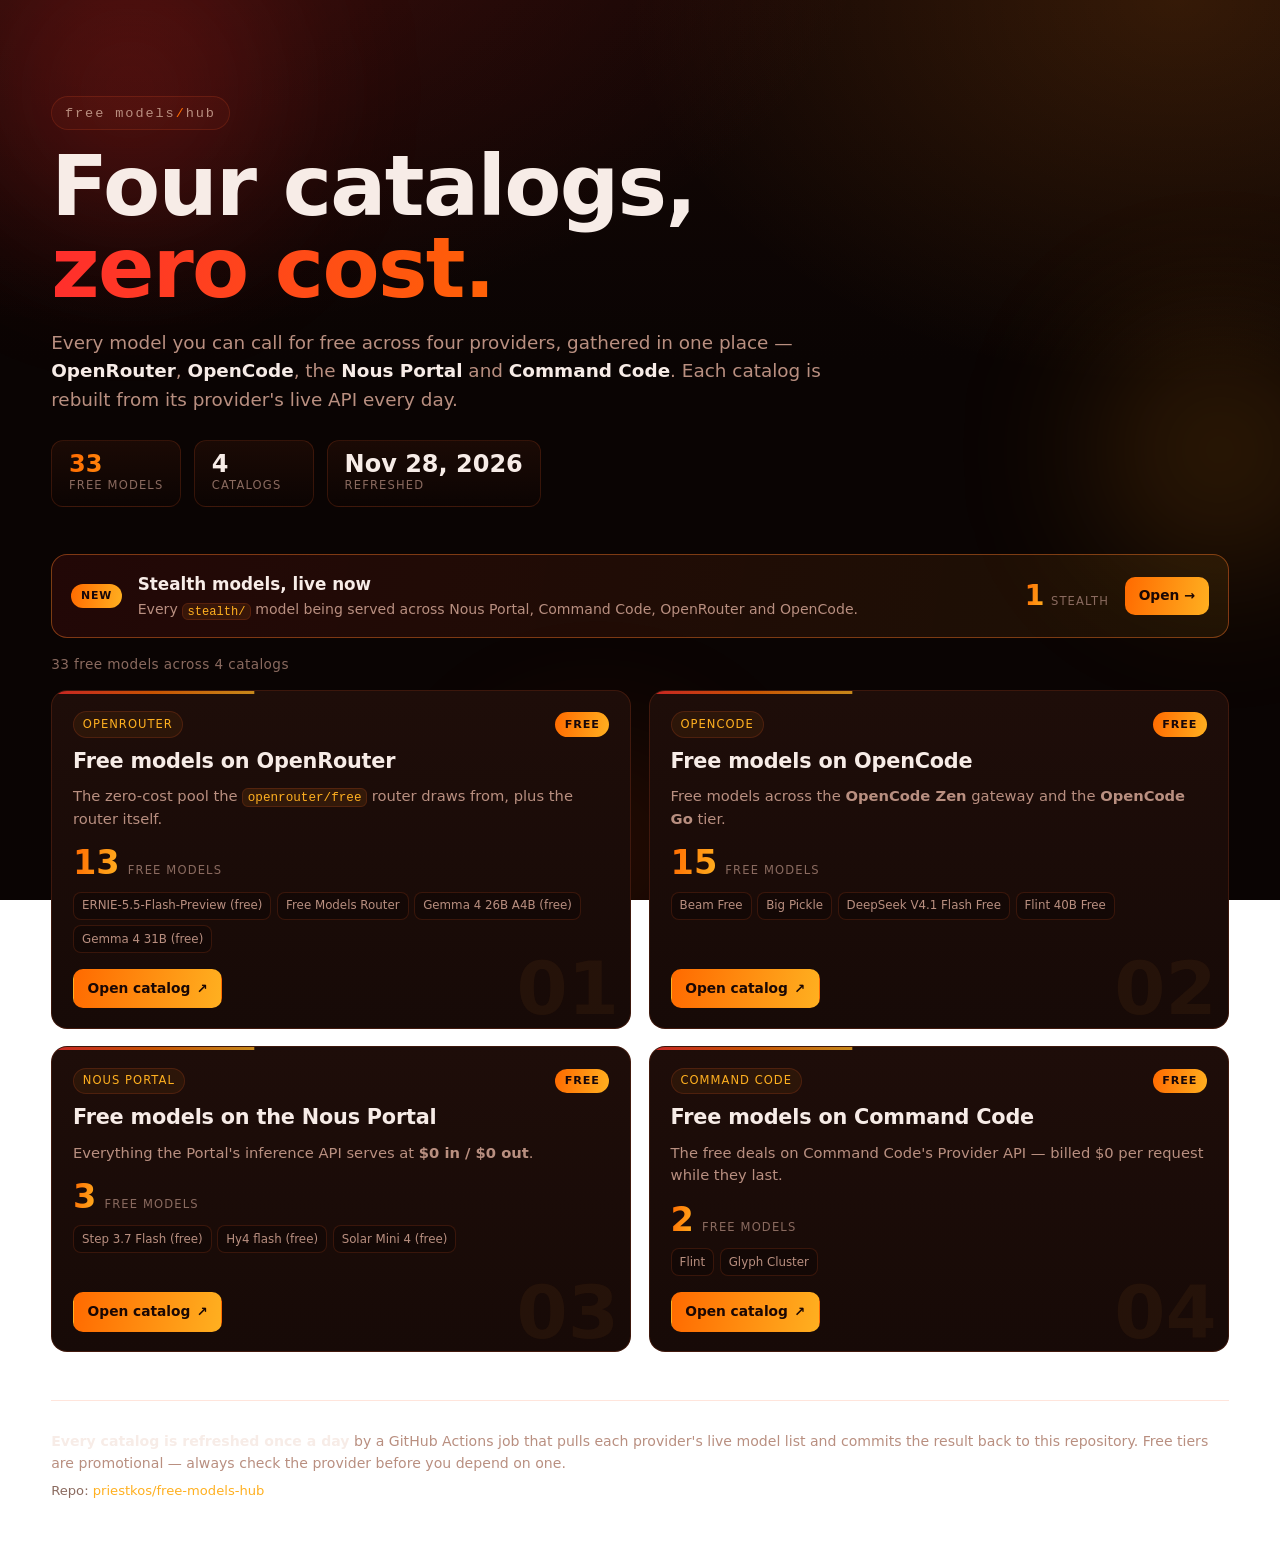
<file: index.html>
<!doctype html>
<html lang="en">
<head>
<meta charset="utf-8" />
<meta name="viewport" content="width=device-width, initial-scale=1" />
<title>Free Models Hub — four catalogs, zero cost</title>
<meta name="description" content="One hub for four free-model catalogs: OpenRouter, OpenCode, Nous Portal and Command Code. Every model priced $0, refreshed daily." />
<link rel="icon" href="data:image/svg+xml,%3Csvg xmlns='http://www.w3.org/2000/svg' viewBox='0 0 32 32'%3E%3Cdefs%3E%3ClinearGradient id='g' x1='0' y1='0' x2='1' y2='1'%3E%3Cstop offset='0' stop-color='%23ff2d2d'/%3E%3Cstop offset='1' stop-color='%23ffb020'/%3E%3C/linearGradient%3E%3C/defs%3E%3Ccircle cx='16' cy='16' r='13' fill='url(%23g)'/%3E%3C/svg%3E" />
<link rel="stylesheet" href="assets/hub.css" />
</head>
<body>
<div class="orbs" aria-hidden="true"><span></span><span></span><span></span></div>

<header class="hero">
  <div class="wrap">
    <p class="eyebrow">free models<span>/</span>hub</p>
    <h1 class="title">Four catalogs,<br /><span class="grad">zero cost.</span></h1>
    <p class="lede">
      Every model you can call for free across four providers, gathered in one place —
      <strong>OpenRouter</strong>, <strong>OpenCode</strong>, the <strong>Nous Portal</strong> and
      <strong>Command Code</strong>. Each catalog is rebuilt from its provider's live API every day.
    </p>
    <div class="stats" id="stats" aria-live="polite">
      <div class="stat"><b class="ember" data-total>–</b><span>free models</span></div>
      <div class="stat"><b>4</b><span>catalogs</span></div>
      <div class="stat"><b data-updated>–</b><span>refreshed</span></div>
    </div>
  </div>
</header>

<main class="wrap">
  <a class="feature" href="stealth/" aria-label="Stealth models being served across four providers">
    <span class="feature__tag">new</span>
    <span class="feature__text">
      <strong>Stealth models, live now</strong>
      <span class="feature__sub">Every <code>stealth/</code> model being served across Nous Portal, Command Code, OpenRouter and OpenCode.</span>
    </span>
    <span class="feature__count"><b data-stealth-count>–</b> <span>stealth</span></span>
    <span class="feature__go">Open <span class="arw">→</span></span>
  </a>

  <div class="resultbar"><span id="count">Loading live counts…</span></div>

  <section class="hub" id="hub">
    <article class="card site-card" data-site="openrouter">
      <div class="card__top">
        <span class="provider">OpenRouter</span>
        <span class="free">free</span>
      </div>
      <div class="num">01</div>
      <h2>Free models on OpenRouter</h2>
      <p class="desc">The zero-cost pool the <code>openrouter/free</code> router draws from, plus the router itself.</p>
      <div class="hub-count"><b data-count>–</b><span>free models</span></div>
      <div class="meta" data-preview></div>
      <div class="card__actions">
        <a href="openrouter/">Open catalog <span class="arw">↗</span></a>
      </div>
    </article>

    <article class="card site-card" data-site="opencode">
      <div class="card__top">
        <span class="provider">OpenCode</span>
        <span class="free">free</span>
      </div>
      <div class="num">02</div>
      <h2>Free models on OpenCode</h2>
      <p class="desc">Free models across the <strong>OpenCode Zen</strong> gateway and the <strong>OpenCode Go</strong> tier.</p>
      <div class="hub-count"><b data-count>–</b><span>free models</span></div>
      <div class="meta" data-preview></div>
      <div class="card__actions">
        <a href="opencode/">Open catalog <span class="arw">↗</span></a>
      </div>
    </article>

    <article class="card site-card" data-site="nous-portal">
      <div class="card__top">
        <span class="provider">Nous Portal</span>
        <span class="free">free</span>
      </div>
      <div class="num">03</div>
      <h2>Free models on the Nous Portal</h2>
      <p class="desc">Everything the Portal's inference API serves at <strong>$0 in / $0 out</strong>.</p>
      <div class="hub-count"><b data-count>–</b><span>free models</span></div>
      <div class="meta" data-preview></div>
      <div class="card__actions">
        <a href="nous-portal/">Open catalog <span class="arw">↗</span></a>
      </div>
    </article>

    <article class="card site-card" data-site="commandcode">
      <div class="card__top">
        <span class="provider">Command Code</span>
        <span class="free">free</span>
      </div>
      <div class="num">04</div>
      <h2>Free models on Command Code</h2>
      <p class="desc">The free deals on Command Code's Provider API — billed $0 per request while they last.</p>
      <div class="hub-count"><b data-count>–</b><span>free models</span></div>
      <div class="meta" data-preview></div>
      <div class="card__actions">
        <a href="commandcode/">Open catalog <span class="arw">↗</span></a>
      </div>
    </article>
  </section>

  <footer class="foot">
    <p>
      <strong>Every catalog is refreshed once a day</strong> by a GitHub Actions job that pulls each
      provider's live model list and commits the result back to this repository. Free tiers are
      promotional — always check the provider before you depend on one.
    </p>
    <p class="muted">
      Repo: <a href="https://github.com/priestkos/free-models-hub" target="_blank" rel="noopener">priestkos/free-models-hub</a>
     
    </p>
  </footer>
</main>

<script src="assets/hub.js"></script>
</body>
</html>
</file>
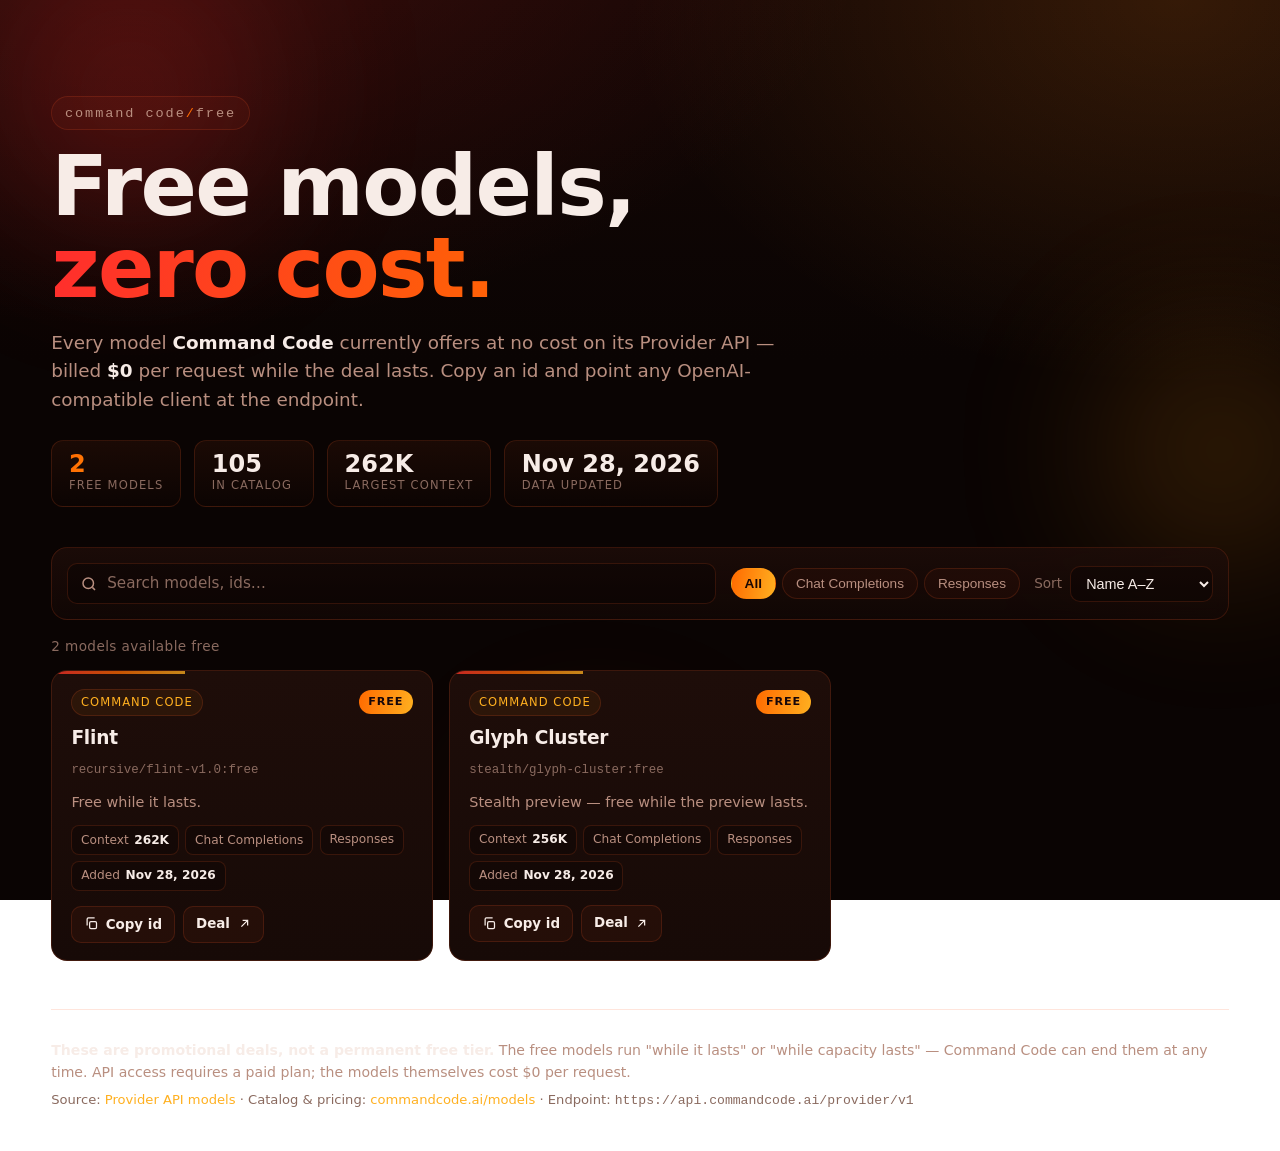
<file: commandcode/index.html>
<!doctype html>
<html lang="en">
<head>
<meta charset="utf-8" />
<meta name="viewport" content="width=device-width, initial-scale=1" />
<title>Free Command Code Models</title>
<meta name="description" content="Every model Command Code offers for free on its Provider API — zero-cost models you can call from any OpenAI-compatible client." />
<link rel="icon" href="data:image/svg+xml,%3Csvg xmlns='http://www.w3.org/2000/svg' viewBox='0 0 32 32'%3E%3Cdefs%3E%3ClinearGradient id='g' x1='0' y1='0' x2='1' y2='1'%3E%3Cstop offset='0' stop-color='%23ff2d2d'/%3E%3Cstop offset='1' stop-color='%23ffb020'/%3E%3C/linearGradient%3E%3C/defs%3E%3Ccircle cx='16' cy='16' r='13' fill='url(%23g)'/%3E%3C/svg%3E" />
<link rel="stylesheet" href="assets/styles.css" />
</head>
<body>
<div class="orbs" aria-hidden="true"><span></span><span></span><span></span></div>

<header class="hero">
  <div class="wrap">
    <p class="eyebrow">command code<span>/</span>free</p>
    <h1 class="title">Free models,<br /><span class="grad">zero cost.</span></h1>
    <p class="lede">
      Every model <strong>Command Code</strong> currently offers at no cost on its Provider API —
      billed <strong>$0</strong> per request while the deal lasts. Copy an id and point any
      OpenAI-compatible client at the endpoint.
    </p>
    <div class="stats" id="stats" aria-live="polite"></div>
  </div>
</header>

<main class="wrap">
  <section class="controls">
    <div class="search">
      <svg viewBox="0 0 24 24" aria-hidden="true"><circle cx="11" cy="11" r="7"/><path d="M20 20l-3.5-3.5"/></svg>
      <input id="q" type="search" placeholder="Search models, ids…" autocomplete="off" aria-label="Search models" />
    </div>
    <div class="chips" id="chips" role="group" aria-label="Filter by endpoint"></div>
    <div class="sort">
      <label for="sort">Sort</label>
      <select id="sort">
        <option value="name">Name A–Z</option>
        <option value="context">Largest context</option>
        <option value="newest">Newest</option>
      </select>
    </div>
  </section>

  <div class="resultbar"><span id="count"></span></div>
  <section id="grid" class="grid" aria-live="polite"></section>
  <p id="empty" class="empty" hidden>No models match your filters.</p>

  <footer class="foot">
    <p>
      <strong>These are promotional deals, not a permanent free tier.</strong> The free models run
      "while it lasts" or "while capacity lasts" — Command Code can end them at any time. API access
      requires a paid plan; the models themselves cost $0 per request.
    </p>
    <p class="muted">
      Source: <a href="https://api.commandcode.ai/provider/v1/models" target="_blank" rel="noopener">Provider API models</a> ·
      Catalog &amp; pricing: <a href="https://commandcode.ai/models" target="_blank" rel="noopener">commandcode.ai/models</a> ·
      Endpoint: <code>https://api.commandcode.ai/provider/v1</code>
    </p>
  </footer>
</main>

<script src="assets/app.js"></script>
</body>
</html>
</file>
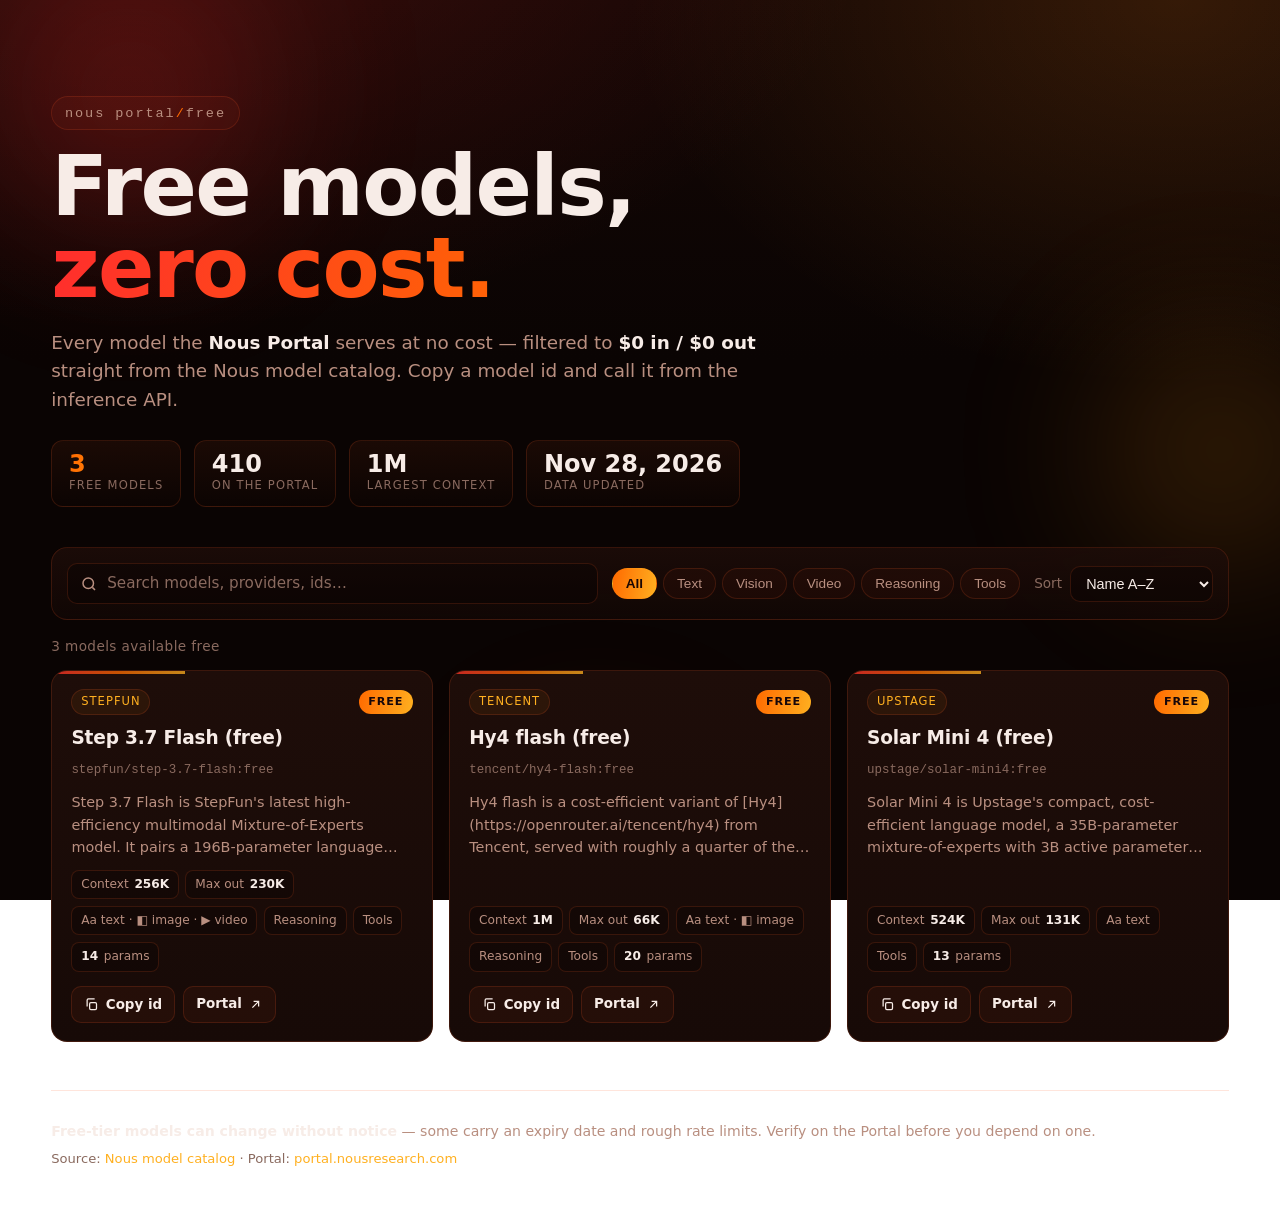
<file: nous-portal/index.html>
<!doctype html>
<html lang="en">
<head>
<meta charset="utf-8" />
<meta name="viewport" content="width=device-width, initial-scale=1" />
<title>Free Nous Portal Models</title>
<meta name="description" content="Every model you can call for free through the Nous Portal — the zero-cost models served by the Nous inference API." />
<link rel="icon" href="data:image/svg+xml,%3Csvg xmlns='http://www.w3.org/2000/svg' viewBox='0 0 32 32'%3E%3Cdefs%3E%3ClinearGradient id='g' x1='0' y1='0' x2='1' y2='1'%3E%3Cstop offset='0' stop-color='%23ff2d2d'/%3E%3Cstop offset='1' stop-color='%23ffb020'/%3E%3C/linearGradient%3E%3C/defs%3E%3Ccircle cx='16' cy='16' r='13' fill='url(%23g)'/%3E%3C/svg%3E" />
<link rel="stylesheet" href="assets/styles.css" />
</head>
<body>
<div class="orbs" aria-hidden="true"><span></span><span></span><span></span></div>

<header class="hero">
  <div class="wrap">
    <p class="eyebrow">nous portal<span>/</span>free</p>
    <h1 class="title">Free models,<br /><span class="grad">zero cost.</span></h1>
    <p class="lede">
      Every model the <strong>Nous Portal</strong> serves at no cost — filtered to
      <strong>$0 in / $0 out</strong> straight from the Nous model catalog. Copy a model id and
      call it from the inference API.
    </p>
    <div class="stats" id="stats" aria-live="polite"></div>
  </div>
</header>

<main class="wrap">
  <section class="controls">
    <div class="search">
      <svg viewBox="0 0 24 24" aria-hidden="true"><circle cx="11" cy="11" r="7"/><path d="M20 20l-3.5-3.5"/></svg>
      <input id="q" type="search" placeholder="Search models, providers, ids…" autocomplete="off" aria-label="Search models" />
    </div>
    <div class="chips" id="chips" role="group" aria-label="Filter by capability"></div>
    <div class="sort">
      <label for="sort">Sort</label>
      <select id="sort">
        <option value="name">Name A–Z</option>
        <option value="context">Largest context</option>
        <option value="newest">Newest</option>
      </select>
    </div>
  </section>

  <div class="resultbar"><span id="count"></span></div>
  <section id="grid" class="grid" aria-live="polite"></section>
  <p id="empty" class="empty" hidden>No models match your filters.</p>

  <footer class="foot">
    <p>
      <strong>Free-tier models can change without notice</strong> — some carry an expiry date and
      rough rate limits. Verify on the Portal before you depend on one.
    </p>
    <p class="muted">
      Source: <a href="https://inference-api.nousresearch.com/v1/models" target="_blank" rel="noopener">Nous model catalog</a> ·
      Portal: <a href="https://portal.nousresearch.com" target="_blank" rel="noopener">portal.nousresearch.com</a>
    </p>
  </footer>
</main>

<script src="assets/app.js"></script>
</body>
</html>
</file>
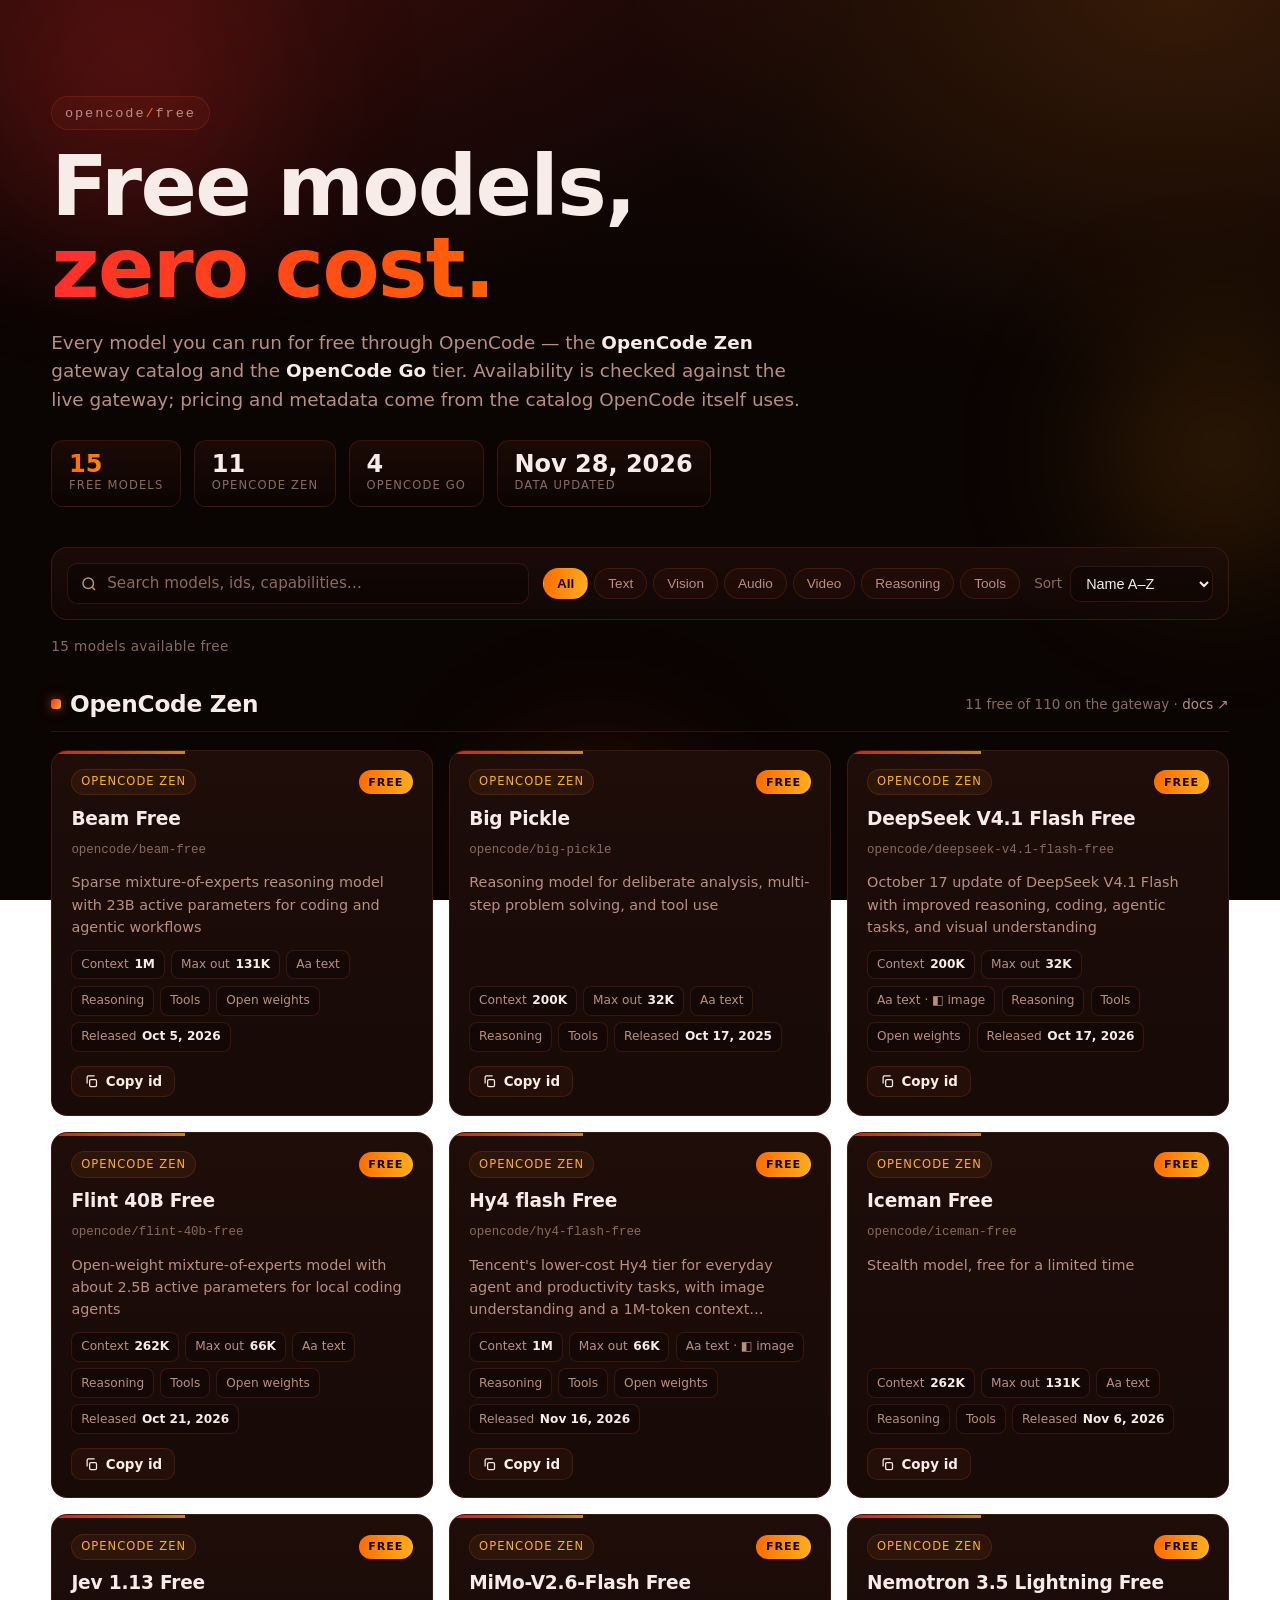
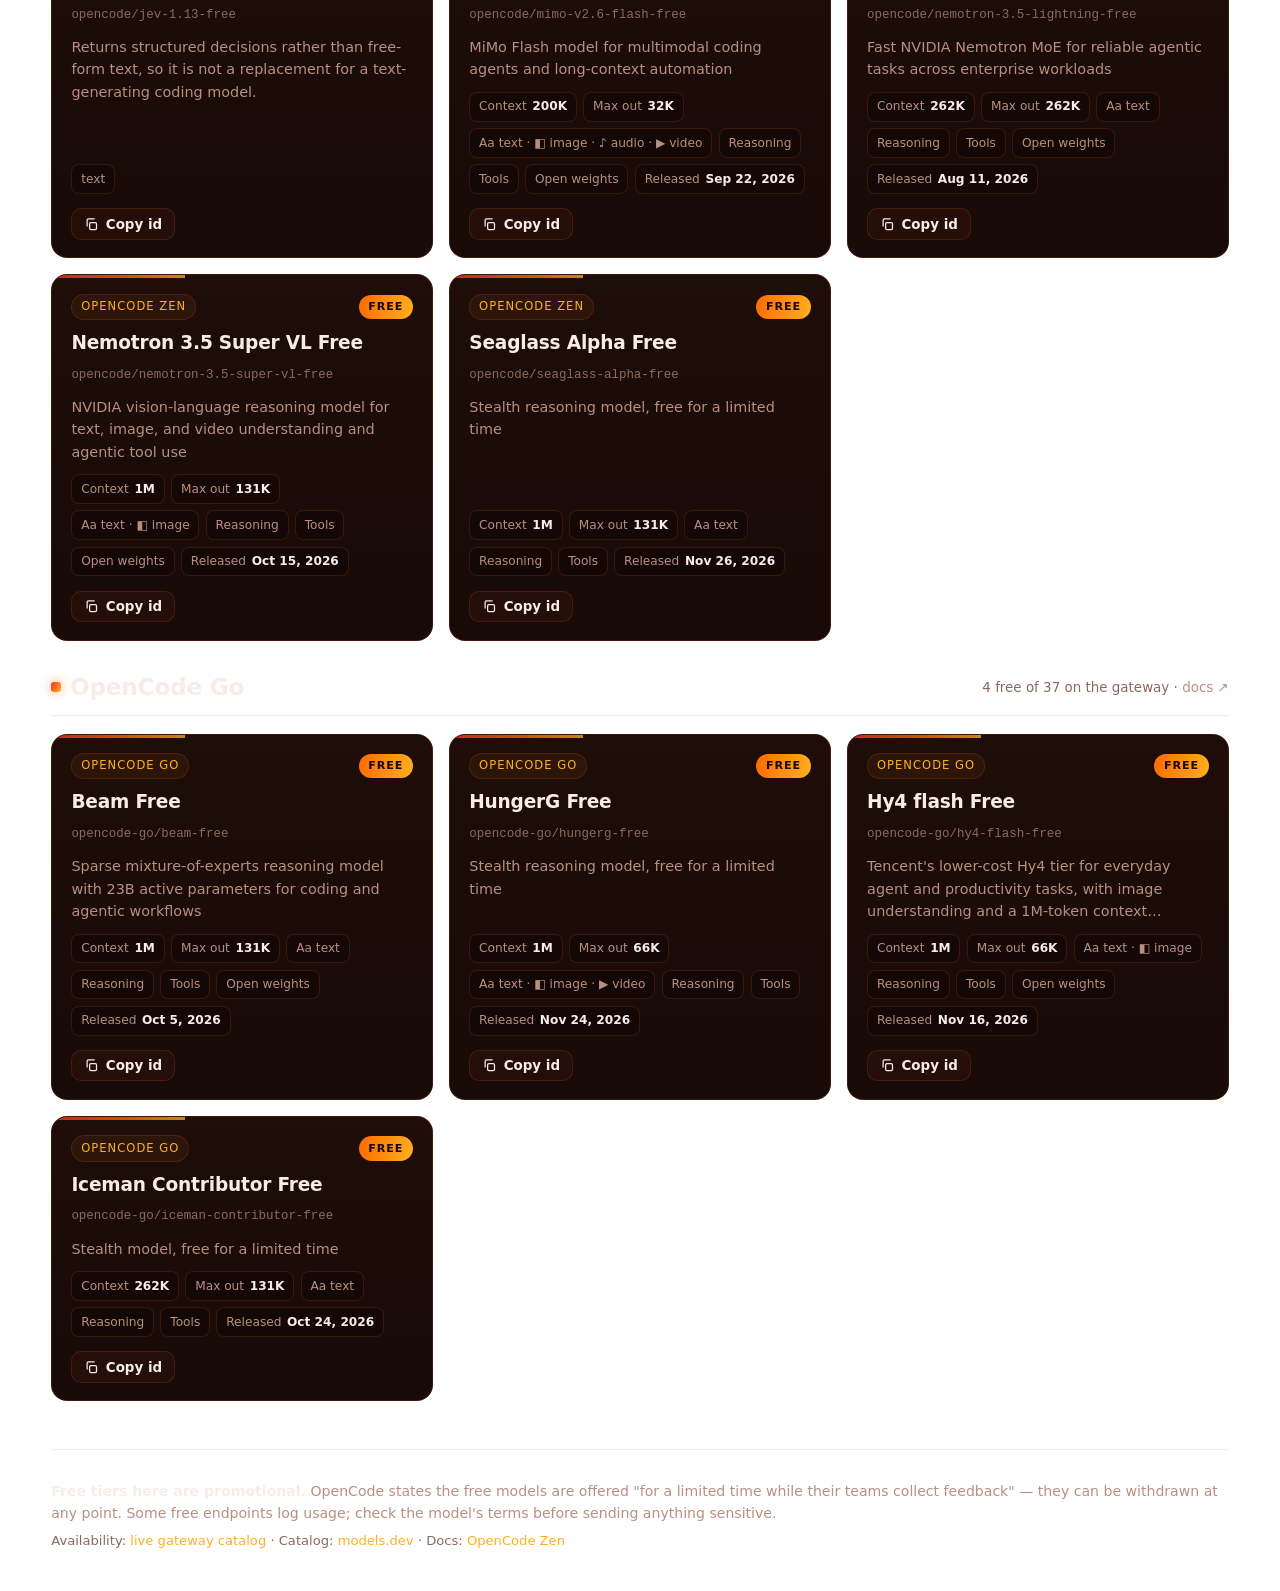
<file: opencode/index.html>
<!doctype html>
<html lang="en">
<head>
<meta charset="utf-8" />
<meta name="viewport" content="width=device-width, initial-scale=1" />
<title>Free OpenCode Models — Zen &amp; Go</title>
<meta name="description" content="Every model you can run for free through OpenCode — the OpenCode Zen gateway catalog and the OpenCode Go tier." />
<link rel="icon" href="data:image/svg+xml,%3Csvg xmlns='http://www.w3.org/2000/svg' viewBox='0 0 32 32'%3E%3Cdefs%3E%3ClinearGradient id='g' x1='0' y1='0' x2='1' y2='1'%3E%3Cstop offset='0' stop-color='%23ff2d2d'/%3E%3Cstop offset='1' stop-color='%23ffb020'/%3E%3C/linearGradient%3E%3C/defs%3E%3Ccircle cx='16' cy='16' r='13' fill='url(%23g)'/%3E%3C/svg%3E" />
<link rel="stylesheet" href="assets/styles.css" />
</head>
<body>
<div class="orbs" aria-hidden="true"><span></span><span></span><span></span></div>

<header class="hero">
  <div class="wrap">
    <p class="eyebrow">opencode<span>/</span>free</p>
    <h1 class="title">Free models,<br /><span class="grad">zero cost.</span></h1>
    <p class="lede">
      Every model you can run for free through OpenCode — the <strong>OpenCode Zen</strong>
      gateway catalog and the <strong>OpenCode Go</strong> tier. Availability is checked against
      the live gateway; pricing and metadata come from the catalog OpenCode itself uses.
    </p>
    <div class="stats" id="stats" aria-live="polite"></div>
  </div>
</header>

<main class="wrap">
  <section class="controls">
    <div class="search">
      <svg viewBox="0 0 24 24" aria-hidden="true"><circle cx="11" cy="11" r="7"/><path d="M20 20l-3.5-3.5"/></svg>
      <input id="q" type="search" placeholder="Search models, ids, capabilities…" autocomplete="off" aria-label="Search models" />
    </div>
    <div class="chips" id="chips" role="group" aria-label="Filter by capability"></div>
    <div class="sort">
      <label for="sort">Sort</label>
      <select id="sort">
        <option value="name">Name A–Z</option>
        <option value="context">Largest context</option>
        <option value="newest">Newest</option>
      </select>
    </div>
  </section>

  <div class="resultbar"><span id="count"></span></div>
  <div id="sections"></div>
  <p id="empty" class="empty" hidden>No models match your filters.</p>

  <footer class="foot">
    <p>
      <strong>Free tiers here are promotional.</strong> OpenCode states the free models are offered
      "for a limited time while their teams collect feedback" — they can be withdrawn at any point.
      Some free endpoints log usage; check the model's terms before sending anything sensitive.
    </p>
    <p class="muted">
      Availability: <a href="https://opencode.ai/zen/v1/models" target="_blank" rel="noopener">live gateway catalog</a> ·
      Catalog: <a href="https://models.dev" target="_blank" rel="noopener">models.dev</a> ·
      Docs: <a href="https://opencode.ai/docs/zen" target="_blank" rel="noopener">OpenCode Zen</a>
    </p>
  </footer>
</main>

<script src="assets/app.js"></script>
</body>
</html>
</file>
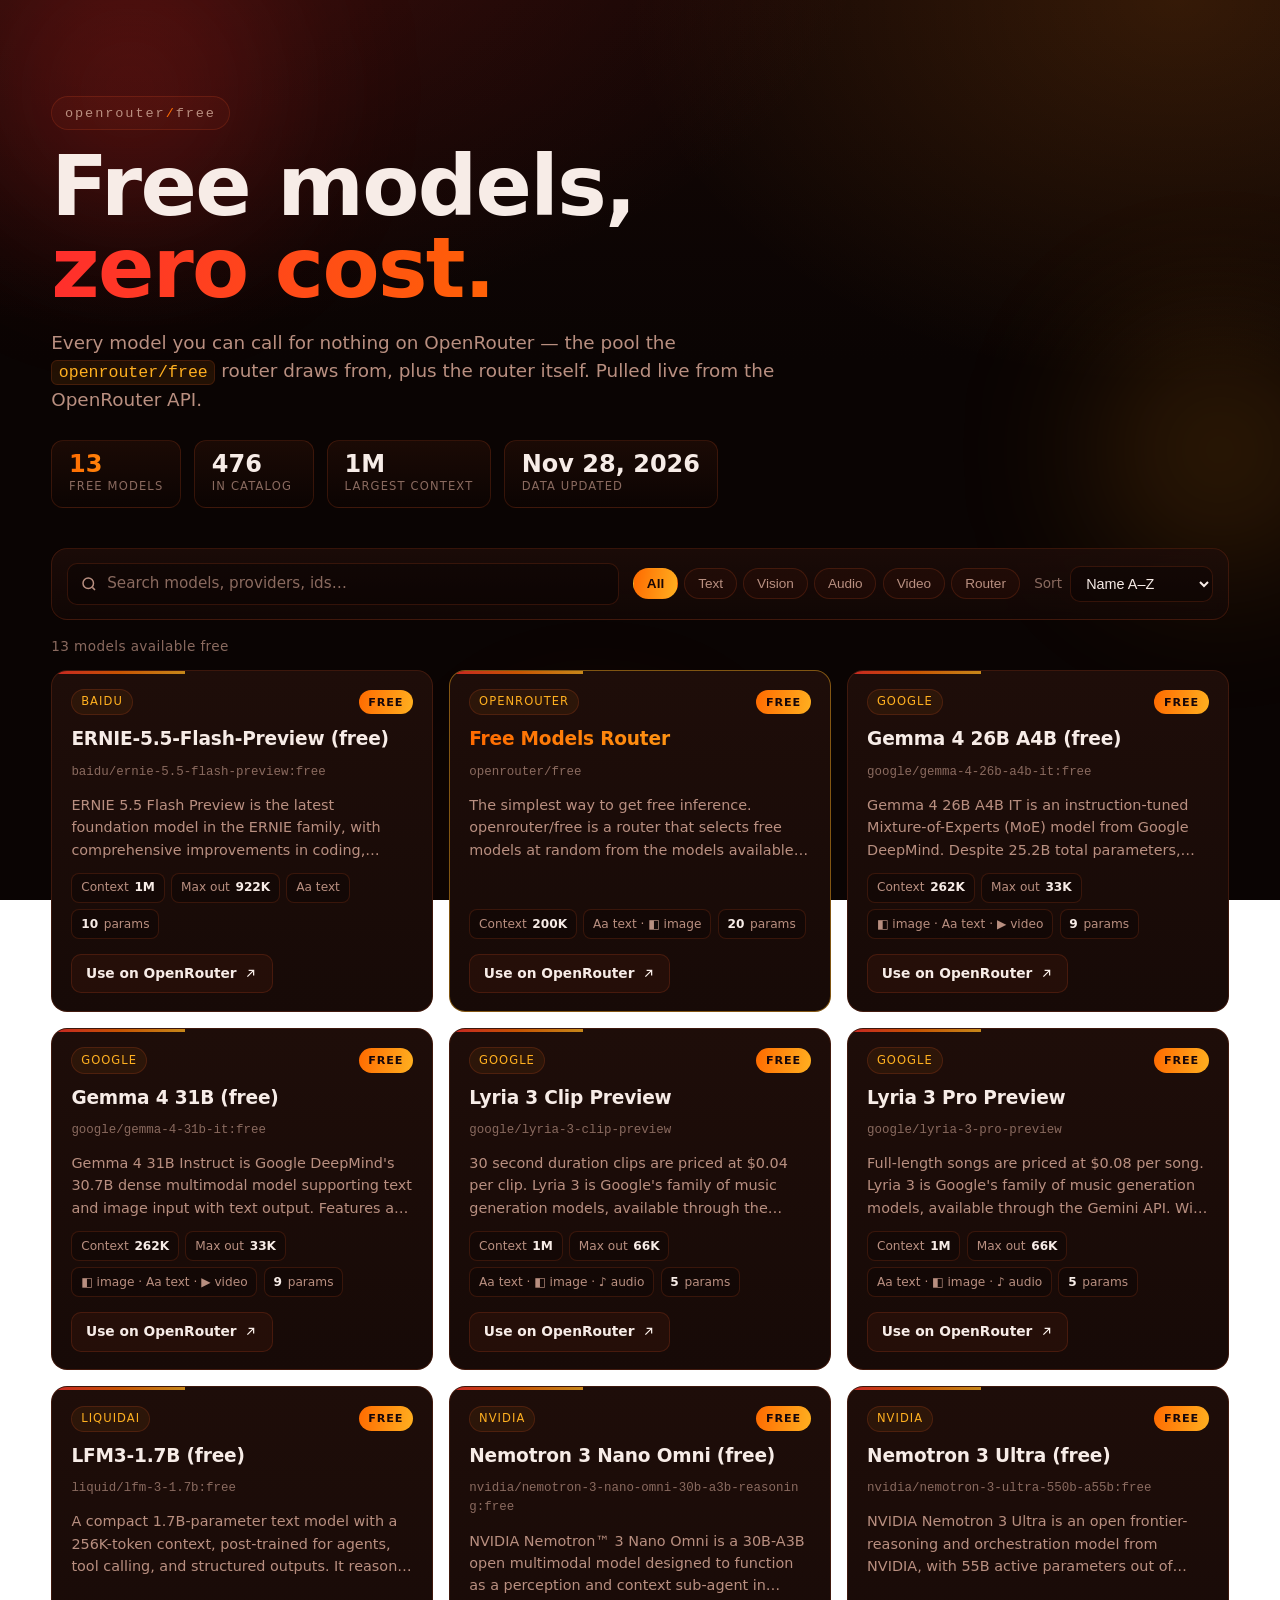
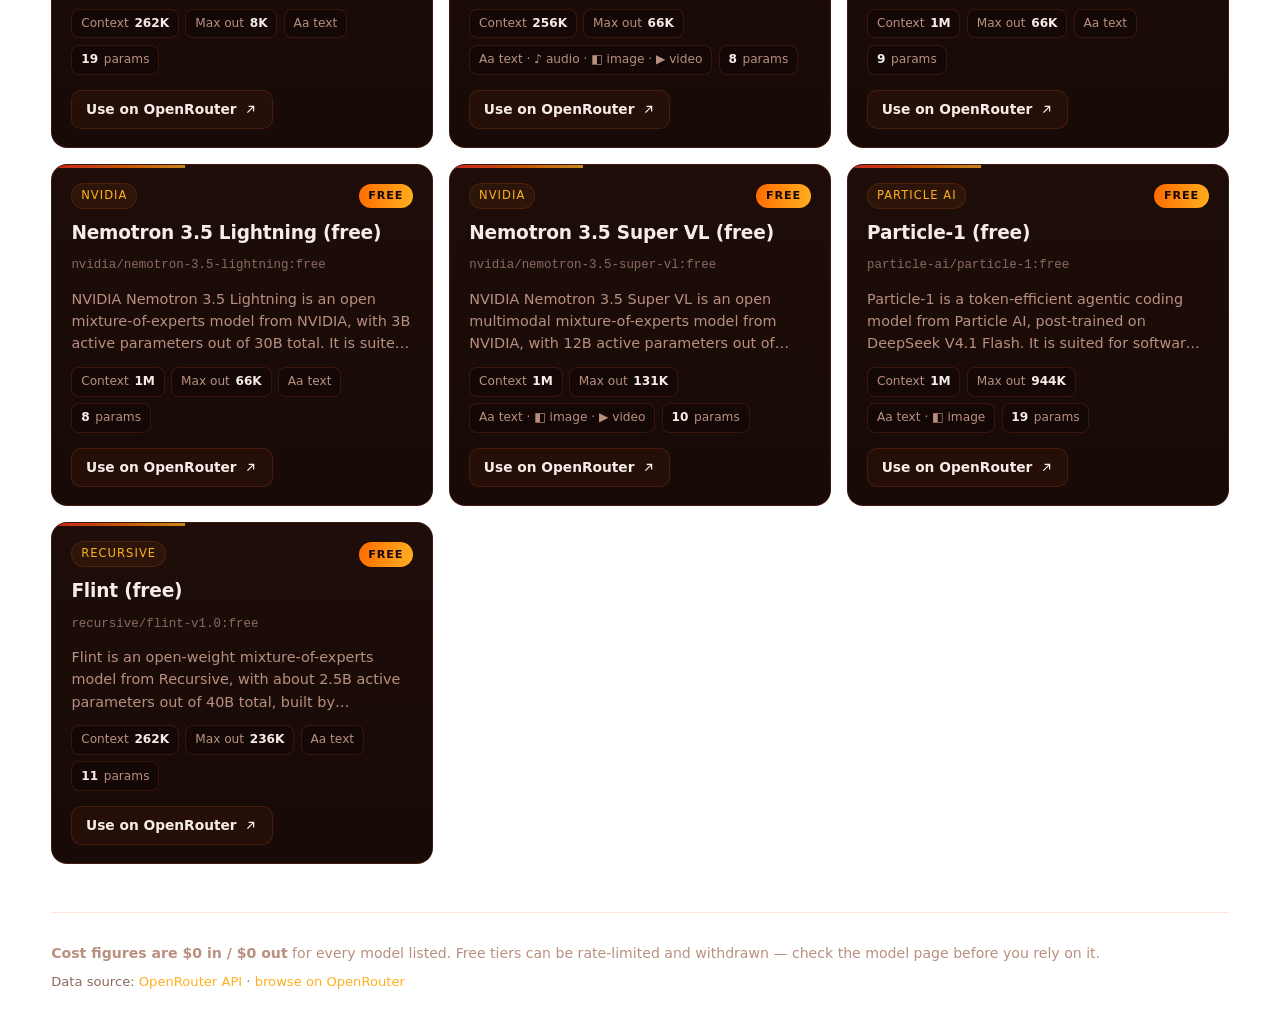
<file: openrouter/index.html>
<!doctype html>
<html lang="en">
<head>
<meta charset="utf-8" />
<meta name="viewport" content="width=device-width, initial-scale=1" />
<title>Free OpenRouter Models — the openrouter/free pool</title>
<meta name="description" content="A living list of every free (zero-cost) model available on OpenRouter — the models served by the openrouter/free router." />
<link rel="icon" href="data:image/svg+xml,%3Csvg xmlns='http://www.w3.org/2000/svg' viewBox='0 0 32 32'%3E%3Cdefs%3E%3ClinearGradient id='g' x1='0' y1='0' x2='1' y2='1'%3E%3Cstop offset='0' stop-color='%23ff2d2d'/%3E%3Cstop offset='1' stop-color='%23ffb020'/%3E%3C/linearGradient%3E%3C/defs%3E%3Ccircle cx='16' cy='16' r='13' fill='url(%23g)'/%3E%3C/svg%3E" />
<link rel="stylesheet" href="assets/styles.css" />
</head>
<body>
<div class="orbs" aria-hidden="true"><span></span><span></span><span></span></div>

<header class="hero">
  <div class="wrap">
    <p class="eyebrow">openrouter<span>/</span>free</p>
    <h1 class="title">Free models,<br /><span class="grad">zero cost.</span></h1>
    <p class="lede">
      Every model you can call for nothing on OpenRouter — the pool the
      <code>openrouter/free</code> router draws from, plus the router itself.
      Pulled live from the OpenRouter API.
    </p>
    <div class="stats" id="stats" aria-live="polite"></div>
  </div>
</header>

<main class="wrap">
  <section class="controls">
    <div class="search">
      <svg viewBox="0 0 24 24" aria-hidden="true"><circle cx="11" cy="11" r="7"/><path d="M20 20l-3.5-3.5"/></svg>
      <input id="q" type="search" placeholder="Search models, providers, ids…" autocomplete="off" aria-label="Search models" />
    </div>
    <div class="chips" id="chips" role="group" aria-label="Filter by modality"></div>
    <div class="sort">
      <label for="sort">Sort</label>
      <select id="sort">
        <option value="name">Name A–Z</option>
        <option value="context">Largest context</option>
        <option value="newest">Newest</option>
        <option value="provider">Provider A–Z</option>
      </select>
    </div>
  </section>

  <div class="resultbar"><span id="count"></span></div>
  <section id="grid" class="grid" aria-live="polite"></section>
  <p id="empty" class="empty" hidden>No models match your filters.</p>

  <footer class="foot">
    <p>
      <strong>Cost figures are $0 in / $0 out</strong> for every model listed. Free
      tiers can be rate-limited and withdrawn — check the model page before you rely on it.
    </p>
    <p class="muted">Data source: <a href="https://openrouter.ai/api/v1/models" target="_blank" rel="noopener">OpenRouter API</a> · <a href="https://openrouter.ai/models?max_price=0" target="_blank" rel="noopener">browse on OpenRouter</a></p>
  </footer>
</main>

<script src="assets/app.js"></script>
</body>
</html>
</file>
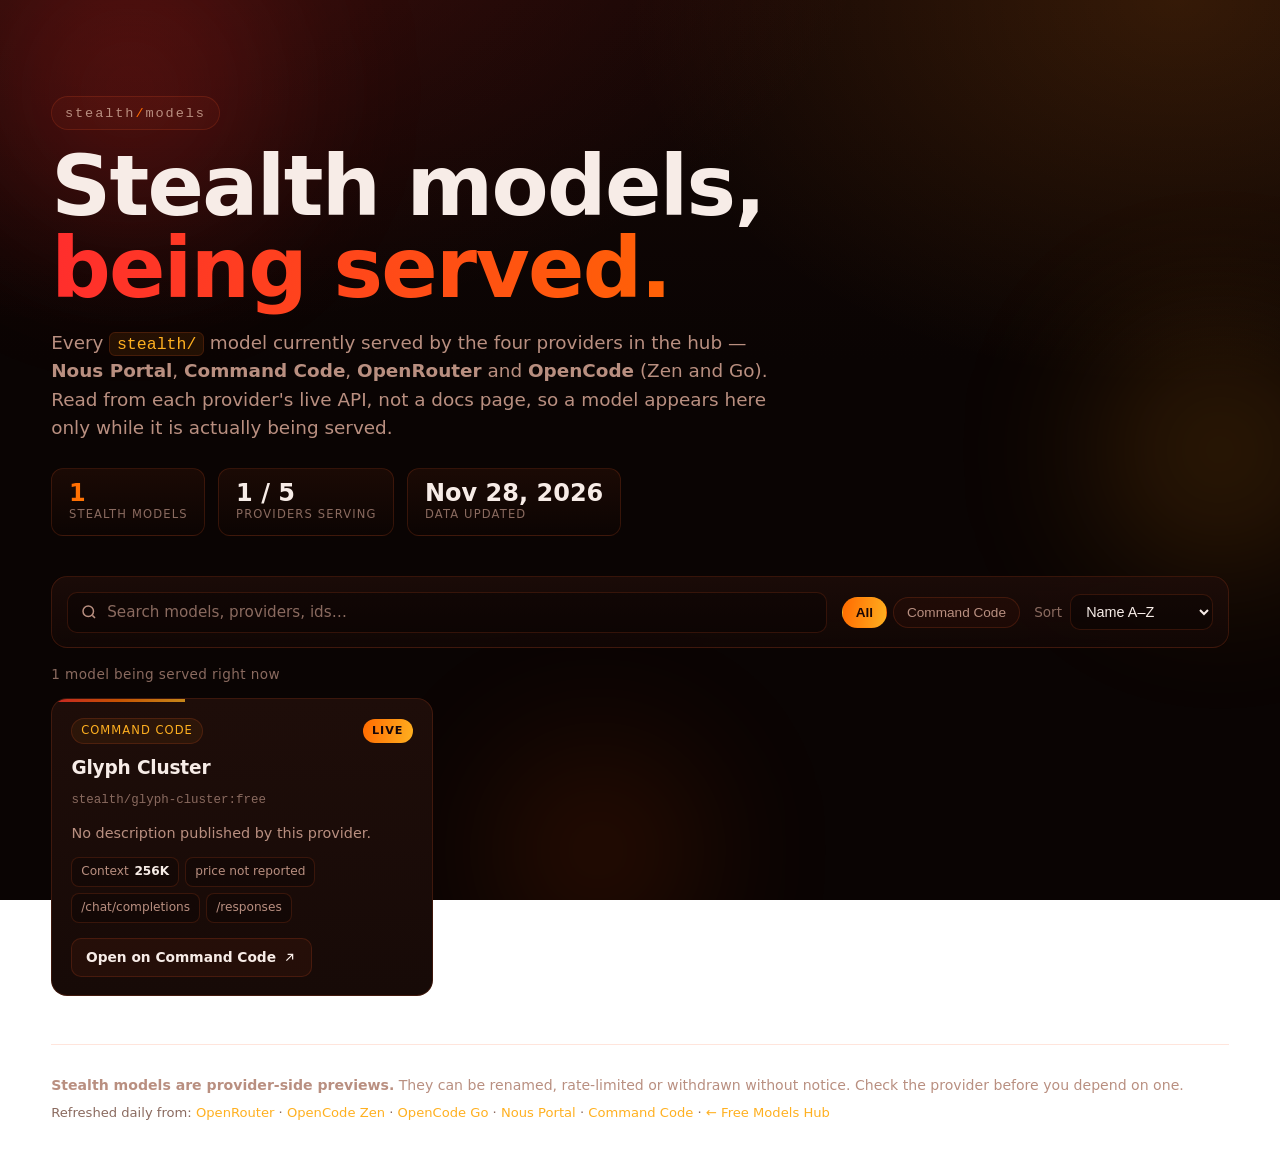
<file: stealth/index.html>
<!doctype html>
<html lang="en">
<head>
<meta charset="utf-8" />
<meta name="viewport" content="width=device-width, initial-scale=1" />
<title>Stealth Models — live across four providers</title>
<meta name="description" content="Every Stealth model currently served across Nous Portal, Command Code, OpenRouter and OpenCode. Refreshed from each provider's live API every day." />
<link rel="icon" href="data:image/svg+xml,%3Csvg xmlns='http://www.w3.org/2000/svg' viewBox='0 0 32 32'%3E%3Cdefs%3E%3ClinearGradient id='g' x1='0' y1='0' x2='1' y2='1'%3E%3Cstop offset='0' stop-color='%23ff2d2d'/%3E%3Cstop offset='1' stop-color='%23ffb020'/%3E%3C/linearGradient%3E%3C/defs%3E%3Ccircle cx='16' cy='16' r='13' fill='url(%23g)'/%3E%3C/svg%3E" />
<link rel="stylesheet" href="assets/styles.css" />
</head>
<body>
<div class="orbs" aria-hidden="true"><span></span><span></span><span></span></div>

<header class="hero">
  <div class="wrap">
    <p class="eyebrow">stealth<span>/</span>models</p>
    <h1 class="title">Stealth models,<br /><span class="grad">being served.</span></h1>
    <p class="lede">
      Every <code>stealth/</code> model currently served by the four providers in the hub —
      <strong>Nous Portal</strong>, <strong>Command Code</strong>, <strong>OpenRouter</strong> and
      <strong>OpenCode</strong> (Zen and Go). Read from each provider's live API, not a docs page,
      so a model appears here only while it is actually being served.
    </p>
    <div class="stats" id="stats" aria-live="polite"></div>
  </div>
</header>

<main class="wrap">
  <section class="controls">
    <div class="search">
      <svg viewBox="0 0 24 24" aria-hidden="true"><circle cx="11" cy="11" r="7"/><path d="M20 20l-3.5-3.5"/></svg>
      <input id="q" type="search" placeholder="Search models, providers, ids…" autocomplete="off" aria-label="Search models" />
    </div>
    <div class="chips" id="chips" role="group" aria-label="Filter by provider"></div>
    <div class="sort">
      <label for="sort">Sort</label>
      <select id="sort">
        <option value="name">Name A–Z</option>
        <option value="provider">Provider A–Z</option>
        <option value="context">Largest context</option>
      </select>
    </div>
  </section>

  <div class="resultbar"><span id="count"></span></div>
  <section id="grid" class="grid" aria-live="polite"></section>
  <p id="empty" class="empty" hidden>No models match your filters.</p>

  <footer class="foot">
    <p>
      <strong>Stealth models are provider-side previews.</strong> They can be renamed, rate-limited or
      withdrawn without notice. Check the provider before you depend on one.
    </p>
    <p class="muted">
      Refreshed daily from: <a href="https://openrouter.ai/api/v1/models" target="_blank" rel="noopener">OpenRouter</a> ·
      <a href="https://opencode.ai/zen/v1/models" target="_blank" rel="noopener">OpenCode Zen</a> ·
      <a href="https://opencode.ai/zen/go/v1/models" target="_blank" rel="noopener">OpenCode Go</a> ·
      <a href="https://inference-api.nousresearch.com/v1/models" target="_blank" rel="noopener">Nous Portal</a> ·
      <a href="https://api.commandcode.ai/provider/v1/models" target="_blank" rel="noopener">Command Code</a>
      · <a href="../">← Free Models Hub</a>
    </p>
  </footer>
</main>

<script src="assets/app.js"></script>
</body>
</html>
</file>
<file: assets/hub.css>
:root {
  --bg: #0a0403;
  --bg-2: #140705;
  --panel: #170a07;
  --panel-2: #1e0d09;
  --line: rgba(255, 92, 40, 0.16);
  --line-strong: rgba(255, 122, 40, 0.42);
  --red: #ff2d2d;
  --orange: #ff6a00;
  --amber: #ffb020;
  --text: #f7ece7;
  --muted: #b98f80;
  --muted-2: #8a6a5f;
  --radius: 16px;
  --maxw: 1180px;
  --ease: cubic-bezier(0.22, 1, 0.36, 1);
}

* { box-sizing: border-box; }
html { scroll-behavior: smooth; }

body {
  margin: 0;
  min-height: 100vh;
  background:
    radial-gradient(1200px 700px at 12% -10%, rgba(255, 45, 45, 0.16), transparent 60%),
    radial-gradient(1000px 700px at 92% 0%, rgba(255, 140, 20, 0.14), transparent 55%),
    linear-gradient(180deg, var(--bg-2), var(--bg) 40%);
  background-attachment: fixed;
  color: var(--text);
  font-family: "Segoe UI", system-ui, -apple-system, Roboto, Helvetica, Arial, sans-serif;
  line-height: 1.55;
  -webkit-font-smoothing: antialiased;
}

a { color: var(--amber); text-decoration: none; }
a:hover { text-decoration: underline; }

.orbs { position: fixed; inset: 0; overflow: hidden; pointer-events: none; z-index: 0; }
.orbs span {
  position: absolute;
  border-radius: 50%;
  filter: blur(70px);
  opacity: 0.5;
  animation: drift 22s ease-in-out infinite;
}
.orbs span:nth-child(1) { width: 420px; height: 420px; top: -120px; left: -80px; background: radial-gradient(circle, rgba(255,45,45,.55), transparent 70%); }
.orbs span:nth-child(2) { width: 360px; height: 360px; top: 30%; right: -120px; background: radial-gradient(circle, rgba(255,150,20,.45), transparent 70%); animation-delay: -7s; }
.orbs span:nth-child(3) { width: 300px; height: 300px; bottom: -100px; left: 35%; background: radial-gradient(circle, rgba(255,80,0,.4), transparent 70%); animation-delay: -14s; }
@keyframes drift {
  0%, 100% { transform: translate3d(0, 0, 0) scale(1); }
  50% { transform: translate3d(30px, -40px, 0) scale(1.12); }
}

.wrap { width: min(var(--maxw), 92vw); margin: 0 auto; position: relative; z-index: 1; }

/* hero */
.hero { padding: clamp(3rem, 8vw, 6rem) 0 1.5rem; }
.eyebrow {
  display: inline-block;
  margin: 0 0 1rem;
  font-family: ui-monospace, "Cascadia Code", Consolas, monospace;
  font-size: 0.85rem;
  letter-spacing: 0.14em;
  color: var(--muted);
  padding: 0.35rem 0.8rem;
  border: 1px solid var(--line);
  border-radius: 999px;
  background: rgba(255, 90, 40, 0.05);
}
.eyebrow span { color: var(--orange); }

.title {
  margin: 0;
  font-size: clamp(2.6rem, 8vw, 5.2rem);
  line-height: 0.98;
  letter-spacing: -0.02em;
  font-weight: 800;
}
.grad {
  background: linear-gradient(100deg, var(--red), var(--orange) 45%, var(--amber) 75%, var(--red));
  background-size: 260% 100%;
  -webkit-background-clip: text;
  background-clip: text;
  color: transparent;
  animation: shift 8s linear infinite;
}
@keyframes shift { to { background-position: 260% 0; } }

.lede { max-width: 68ch; margin: 1.2rem 0 1.6rem; font-size: clamp(1rem, 2.2vw, 1.15rem); color: var(--muted); }
.lede strong { color: var(--text); font-weight: 600; }

.stats { display: flex; flex-wrap: wrap; gap: 0.6rem 0.8rem; }
.stat {
  display: flex; flex-direction: column; gap: 0.1rem;
  padding: 0.7rem 1.05rem;
  border: 1px solid var(--line);
  border-radius: 12px;
  background: linear-gradient(180deg, rgba(255, 100, 40, 0.07), rgba(255, 100, 40, 0.01));
  min-width: 120px;
}
.stat b { font-size: 1.5rem; line-height: 1; font-variant-numeric: tabular-nums; }
.stat b.ember { background: linear-gradient(100deg, var(--orange), var(--amber)); -webkit-background-clip: text; background-clip: text; color: transparent; }
.stat span { font-size: 0.72rem; text-transform: uppercase; letter-spacing: 0.1em; color: var(--muted-2); }

.resultbar { margin: 1rem 0 0.9rem; color: var(--muted-2); font-size: 0.85rem; letter-spacing: 0.03em; }

/* featured link to the Stealth catalog */
.feature {
  display: flex; align-items: center; gap: 1rem; flex-wrap: wrap;
  margin: 1.4rem 0 0;
  padding: 1rem 1.2rem;
  border: 1px solid var(--line-strong);
  border-radius: var(--radius);
  background: linear-gradient(100deg, rgba(255, 45, 45, 0.1), rgba(255, 176, 32, 0.08));
  color: var(--text);
  transition: transform .28s var(--ease), border-color .28s, box-shadow .28s;
}
.feature:hover {
  text-decoration: none;
  transform: translateY(-3px);
  box-shadow: 0 16px 36px -18px rgba(255, 80, 0, 0.55);
}
.feature__tag {
  font-size: 0.68rem; font-weight: 700; letter-spacing: 0.08em; text-transform: uppercase;
  color: #16060a;
  background: linear-gradient(100deg, var(--orange), var(--amber));
  padding: 0.22rem 0.6rem; border-radius: 999px; white-space: nowrap;
}
.feature__text { flex: 1 1 260px; display: flex; flex-direction: column; gap: 0.15rem; min-width: 0; }
.feature__text strong { font-size: 1.05rem; }
.feature__sub { font-size: 0.88rem; color: var(--muted); }
.feature__sub code {
  font-family: ui-monospace, Consolas, monospace; font-size: 0.86em;
  color: var(--amber); background: rgba(255, 140, 20, 0.1);
  border: 1px solid var(--line); padding: 0.05em 0.35em; border-radius: 6px;
}
.feature__count { display: flex; align-items: baseline; gap: 0.4rem; }
.feature__count b {
  font-size: 1.8rem; line-height: 1; font-variant-numeric: tabular-nums;
  background: linear-gradient(100deg, var(--orange), var(--amber));
  -webkit-background-clip: text; background-clip: text; color: transparent;
}
.feature__count span { font-size: 0.72rem; text-transform: uppercase; letter-spacing: 0.1em; color: var(--muted-2); }
.feature__go {
  font-size: 0.86rem; font-weight: 600; color: #1a0704;
  padding: 0.5rem 0.85rem; border-radius: 10px;
  background: linear-gradient(100deg, var(--orange), var(--amber));
}

/* hub grid */
.hub { display: grid; grid-template-columns: repeat(auto-fit, minmax(min(100%, 430px), 1fr)); gap: 1.1rem; }

.site-card {
  position: relative;
  display: flex; flex-direction: column; gap: 0.7rem;
  padding: 1.3rem 1.3rem 1.2rem;
  border: 1px solid var(--line);
  border-radius: var(--radius);
  background: linear-gradient(180deg, var(--panel-2), var(--panel));
  overflow: hidden;
  animation: rise 0.6s var(--ease) both;
  transition: transform .28s var(--ease), border-color .28s, box-shadow .28s;
}
.site-card:nth-child(1) { animation-delay: 0ms; }
.site-card:nth-child(2) { animation-delay: 80ms; }
.site-card:nth-child(3) { animation-delay: 160ms; }
.site-card:nth-child(4) { animation-delay: 240ms; }
.site-card::before {
  content: "";
  position: absolute; inset: 0 0 auto 0; height: 3px;
  background: linear-gradient(100deg, var(--red), var(--orange), var(--amber));
  opacity: 0.75;
  transform: scaleX(0.35); transform-origin: left;
  transition: transform .35s var(--ease);
}
.site-card:hover {
  transform: translateY(-6px);
  border-color: var(--line-strong);
  box-shadow: 0 18px 40px -18px rgba(255, 80, 0, 0.55), 0 0 0 1px rgba(255, 122, 40, 0.15) inset;
}
.site-card:hover::before { transform: scaleX(1); }
@keyframes rise { from { opacity: 0; transform: translateY(16px); } }

.card__top { display: flex; align-items: center; justify-content: space-between; gap: 0.6rem; }
.provider {
  font-size: 0.72rem; text-transform: uppercase; letter-spacing: 0.09em;
  color: var(--amber);
  padding: 0.2rem 0.55rem; border-radius: 999px;
  border: 1px solid var(--line); background: rgba(255, 140, 20, 0.07);
}
.free {
  font-size: 0.7rem; font-weight: 700; letter-spacing: 0.08em; text-transform: uppercase;
  color: #16060a;
  background: linear-gradient(100deg, var(--orange), var(--amber));
  padding: 0.22rem 0.6rem; border-radius: 999px;
  white-space: nowrap;
}
.num {
  position: absolute; right: 0.7rem; bottom: 0.1rem;
  font-size: 4.6rem; font-weight: 800; line-height: 1;
  color: rgba(255, 150, 50, 0.06);
  pointer-events: none;
  font-variant-numeric: tabular-nums;
}
.site-card h2 { margin: 0; font-size: 1.3rem; line-height: 1.2; letter-spacing: -0.01em; }
.desc { margin: 0; font-size: 0.92rem; color: var(--muted); }
.desc code {
  font-family: ui-monospace, Consolas, monospace; font-size: 0.86em;
  color: var(--amber); background: rgba(255, 140, 20, 0.1);
  border: 1px solid var(--line); padding: 0.05em 0.35em; border-radius: 6px;
}

.hub-count { display: flex; align-items: baseline; gap: 0.5rem; margin-top: 0.3rem; }
.hub-count b {
  font-size: 2.1rem; line-height: 1;
  font-variant-numeric: tabular-nums;
  background: linear-gradient(100deg, var(--orange), var(--amber));
  -webkit-background-clip: text; background-clip: text; color: transparent;
}
.hub-count span { font-size: 0.72rem; text-transform: uppercase; letter-spacing: 0.1em; color: var(--muted-2); }

.meta { display: flex; flex-wrap: wrap; gap: 0.35rem; min-height: 1.6rem; }
.tag {
  font-size: 0.74rem; color: var(--muted);
  border: 1px solid var(--line);
  background: rgba(0,0,0,0.22);
  padding: 0.24rem 0.5rem; border-radius: 8px;
}

.card__actions { display: flex; gap: 0.5rem; flex-wrap: wrap; margin-top: auto; padding-top: 0.3rem; }
.card__actions a {
  display: inline-flex; align-items: center; gap: 0.4rem;
  font-size: 0.86rem; font-weight: 600;
  color: #1a0704;
  padding: 0.5rem 0.85rem;
  border-radius: 10px;
  border: 1px solid transparent;
  background: linear-gradient(100deg, var(--orange), var(--amber));
  transition: transform .2s, filter .2s, border-color .2s, background .2s, color .2s;
}
.card__actions a:hover { text-decoration: none; transform: translateX(2px); filter: brightness(1.08); }
.card__actions a.ghost {
  color: var(--text);
  background: rgba(255, 90, 40, 0.06);
  border-color: var(--line);
}
.card__actions a.ghost:hover { border-color: var(--line-strong); background: rgba(255, 106, 0, 0.14); }
.arw { font-size: 0.95em; }

.foot { margin: 3rem 0 2.5rem; padding-top: 1.5rem; border-top: 1px solid var(--line); font-size: 0.88rem; color: var(--muted); }
.foot p { margin: 0.4rem 0; }
.foot strong { color: var(--text); }
.foot .muted { color: var(--muted-2); font-size: 0.82rem; }

@media (max-width: 760px) {
  .num { display: none; }
}
@media (prefers-reduced-motion: reduce) {
  *, *::before, *::after { animation-duration: .001ms !important; animation-iteration-count: 1 !important; transition-duration: .001ms !important; scroll-behavior: auto !important; }
}
</file>
<file: commandcode/assets/styles.css>
:root {
  --bg: #0a0403;
  --bg-2: #140705;
  --panel: #170a07;
  --panel-2: #1e0d09;
  --line: rgba(255, 92, 40, 0.16);
  --line-strong: rgba(255, 122, 40, 0.42);
  --red: #ff2d2d;
  --orange: #ff6a00;
  --amber: #ffb020;
  --text: #f7ece7;
  --muted: #b98f80;
  --muted-2: #8a6a5f;
  --radius: 16px;
  --maxw: 1180px;
  --ease: cubic-bezier(0.22, 1, 0.36, 1);
}

* { box-sizing: border-box; }
html { scroll-behavior: smooth; }

body {
  margin: 0;
  min-height: 100vh;
  background:
    radial-gradient(1200px 700px at 12% -10%, rgba(255, 45, 45, 0.16), transparent 60%),
    radial-gradient(1000px 700px at 92% 0%, rgba(255, 140, 20, 0.14), transparent 55%),
    linear-gradient(180deg, var(--bg-2), var(--bg) 40%);
  background-attachment: fixed;
  color: var(--text);
  font-family: "Segoe UI", system-ui, -apple-system, Roboto, Helvetica, Arial, sans-serif;
  line-height: 1.55;
  -webkit-font-smoothing: antialiased;
}

a { color: var(--amber); text-decoration: none; }
a:hover { text-decoration: underline; }

.orbs { position: fixed; inset: 0; overflow: hidden; pointer-events: none; z-index: 0; }
.orbs span {
  position: absolute;
  border-radius: 50%;
  filter: blur(70px);
  opacity: 0.5;
  animation: drift 22s ease-in-out infinite;
}
.orbs span:nth-child(1) { width: 420px; height: 420px; top: -120px; left: -80px; background: radial-gradient(circle, rgba(255,45,45,.55), transparent 70%); }
.orbs span:nth-child(2) { width: 360px; height: 360px; top: 30%; right: -120px; background: radial-gradient(circle, rgba(255,150,20,.45), transparent 70%); animation-delay: -7s; }
.orbs span:nth-child(3) { width: 300px; height: 300px; bottom: -100px; left: 35%; background: radial-gradient(circle, rgba(255,80,0,.4), transparent 70%); animation-delay: -14s; }
@keyframes drift {
  0%, 100% { transform: translate3d(0, 0, 0) scale(1); }
  50% { transform: translate3d(30px, -40px, 0) scale(1.12); }
}

.wrap { width: min(var(--maxw), 92vw); margin: 0 auto; position: relative; z-index: 1; }

.hero { padding: clamp(3rem, 8vw, 6rem) 0 1.5rem; }
.eyebrow {
  display: inline-block;
  margin: 0 0 1rem;
  font-family: ui-monospace, "Cascadia Code", Consolas, monospace;
  font-size: 0.85rem;
  letter-spacing: 0.14em;
  color: var(--muted);
  padding: 0.35rem 0.8rem;
  border: 1px solid var(--line);
  border-radius: 999px;
  background: rgba(255, 90, 40, 0.05);
}
.eyebrow span { color: var(--orange); }

.title {
  margin: 0;
  font-size: clamp(2.6rem, 8vw, 5.2rem);
  line-height: 0.98;
  letter-spacing: -0.02em;
  font-weight: 800;
}
.grad {
  background: linear-gradient(100deg, var(--red), var(--orange) 45%, var(--amber) 75%, var(--red));
  background-size: 260% 100%;
  -webkit-background-clip: text;
  background-clip: text;
  color: transparent;
  animation: shift 8s linear infinite;
}
@keyframes shift { to { background-position: 260% 0; } }

.lede { max-width: 66ch; margin: 1.2rem 0 1.6rem; font-size: clamp(1rem, 2.2vw, 1.15rem); color: var(--muted); }
.lede strong { color: var(--text); font-weight: 600; }

.stats { display: flex; flex-wrap: wrap; gap: 0.6rem 0.8rem; }
.stat {
  display: flex; flex-direction: column; gap: 0.1rem;
  padding: 0.7rem 1.05rem;
  border: 1px solid var(--line);
  border-radius: 12px;
  background: linear-gradient(180deg, rgba(255, 100, 40, 0.07), rgba(255, 100, 40, 0.01));
  min-width: 120px;
}
.stat b { font-size: 1.5rem; line-height: 1; font-variant-numeric: tabular-nums; }
.stat b.ember { background: linear-gradient(100deg, var(--orange), var(--amber)); -webkit-background-clip: text; background-clip: text; color: transparent; }
.stat span { font-size: 0.72rem; text-transform: uppercase; letter-spacing: 0.1em; color: var(--muted-2); }

.controls {
  display: grid;
  grid-template-columns: minmax(220px, 1fr) auto auto;
  gap: 0.9rem;
  align-items: center;
  margin: 1rem 0 0.6rem;
  padding: 0.9rem;
  border: 1px solid var(--line);
  border-radius: var(--radius);
  background: linear-gradient(180deg, rgba(30, 13, 9, 0.85), rgba(20, 8, 6, 0.7));
  backdrop-filter: blur(8px);
  position: sticky; top: 0.6rem; z-index: 5;
}
.search { display: flex; align-items: center; gap: 0.55rem; padding: 0.5rem 0.8rem; border: 1px solid var(--line); border-radius: 10px; background: rgba(0,0,0,0.28); }
.search svg { width: 18px; height: 18px; fill: none; stroke: var(--muted); stroke-width: 2; flex: none; }
.search input { all: unset; flex: 1; min-width: 0; color: var(--text); font-size: 0.95rem; }
.search input::placeholder { color: var(--muted-2); }
.search:focus-within { border-color: var(--line-strong); box-shadow: 0 0 0 3px rgba(255, 106, 0, 0.12); }

.chips { display: flex; flex-wrap: wrap; gap: 0.4rem; }
.chip {
  cursor: pointer;
  border: 1px solid var(--line);
  background: rgba(255, 90, 40, 0.04);
  color: var(--muted);
  padding: 0.45rem 0.8rem;
  border-radius: 999px;
  font-size: 0.85rem;
  transition: color .2s, border-color .2s, background .2s, transform .2s;
}
.chip:hover { color: var(--text); transform: translateY(-1px); }
.chip[aria-pressed="true"] {
  color: #1a0704;
  border-color: transparent;
  background: linear-gradient(100deg, var(--orange), var(--amber));
  font-weight: 600;
}

.sort { display: flex; align-items: center; gap: 0.5rem; font-size: 0.85rem; color: var(--muted-2); }
.sort select {
  color: var(--text);
  background: rgba(0,0,0,0.28);
  border: 1px solid var(--line);
  border-radius: 10px;
  padding: 0.5rem 0.7rem;
  font-size: 0.9rem;
}
.sort select:focus { outline: none; border-color: var(--line-strong); }

.resultbar { margin: 1rem 0 0.8rem; color: var(--muted-2); font-size: 0.85rem; letter-spacing: 0.03em; }

.grid { display: grid; grid-template-columns: repeat(auto-fill, minmax(330px, 1fr)); gap: 1rem; }

.card {
  position: relative;
  display: flex; flex-direction: column; gap: 0.7rem;
  padding: 1.15rem 1.2rem 1.1rem;
  border: 1px solid var(--line);
  border-radius: var(--radius);
  background: linear-gradient(180deg, var(--panel-2), var(--panel));
  overflow: hidden;
  animation: rise 0.5s var(--ease) both;
  transition: transform .28s var(--ease), border-color .28s, box-shadow .28s;
}
.card::before {
  content: "";
  position: absolute; inset: 0 0 auto 0; height: 3px;
  background: linear-gradient(100deg, var(--red), var(--orange), var(--amber));
  opacity: 0.75;
  transform: scaleX(0.35); transform-origin: left;
  transition: transform .35s var(--ease);
}
.card:hover {
  transform: translateY(-6px);
  border-color: var(--line-strong);
  box-shadow: 0 18px 40px -18px rgba(255, 80, 0, 0.55), 0 0 0 1px rgba(255, 122, 40, 0.15) inset;
}
.card:hover::before { transform: scaleX(1); }
@keyframes rise { from { opacity: 0; transform: translateY(14px); } }

.card__top { display: flex; align-items: center; justify-content: space-between; gap: 0.6rem; }
.provider {
  font-size: 0.72rem; text-transform: uppercase; letter-spacing: 0.09em;
  color: var(--amber);
  padding: 0.2rem 0.55rem; border-radius: 999px;
  border: 1px solid var(--line); background: rgba(255, 140, 20, 0.07);
}
.free {
  font-size: 0.7rem; font-weight: 700; letter-spacing: 0.08em; text-transform: uppercase;
  color: #16060a;
  background: linear-gradient(100deg, var(--orange), var(--amber));
  padding: 0.22rem 0.6rem; border-radius: 999px;
  white-space: nowrap;
}
.card h2 { margin: 0; font-size: 1.16rem; line-height: 1.25; letter-spacing: -0.01em; }

.id { font-family: ui-monospace, Consolas, monospace; font-size: 0.78rem; color: var(--muted-2); word-break: break-all; }

.desc { margin: 0; font-size: 0.9rem; color: var(--muted); display: -webkit-box; -webkit-line-clamp: 3; -webkit-box-orient: vertical; overflow: hidden; }

.meta { display: flex; flex-wrap: wrap; gap: 0.4rem; margin-top: auto; }
.tag {
  font-size: 0.76rem;
  color: var(--muted);
  border: 1px solid var(--line);
  background: rgba(0,0,0,0.22);
  padding: 0.28rem 0.55rem;
  border-radius: 8px;
  display: inline-flex; gap: 0.35rem; align-items: baseline;
}
.tag b { color: var(--text); font-weight: 600; font-variant-numeric: tabular-nums; }
.tag.warn { color: var(--amber); border-color: rgba(255, 176, 32, 0.4); }

.card__actions { display: flex; gap: 0.5rem; flex-wrap: wrap; margin-top: 0.2rem; }
.card__actions button, .card__actions a {
  cursor: pointer;
  display: inline-flex; align-items: center; gap: 0.4rem;
  font-family: inherit;
  font-size: 0.84rem; font-weight: 600;
  color: var(--text);
  padding: 0.45rem 0.75rem;
  border-radius: 10px;
  border: 1px solid var(--line);
  background: rgba(255, 90, 40, 0.06);
  transition: background .2s, border-color .2s, transform .2s;
}
.card__actions a:hover { text-decoration: none; border-color: var(--line-strong); background: rgba(255, 106, 0, 0.14); transform: translateX(2px); }
.card__actions button:hover { border-color: var(--line-strong); background: rgba(255, 106, 0, 0.14); }
.card__actions button.copied { color: #1a0704; background: linear-gradient(100deg, var(--orange), var(--amber)); border-color: transparent; }
.card__actions svg { width: 15px; height: 15px; fill: none; stroke: currentColor; stroke-width: 2; }

.empty { text-align: center; color: var(--muted-2); padding: 3rem 0; }

.foot { margin: 3rem 0 2.5rem; padding-top: 1.5rem; border-top: 1px solid var(--line); font-size: 0.88rem; color: var(--muted); }
.foot p { margin: 0.4rem 0; }
.foot strong { color: var(--text); }
.foot .muted { color: var(--muted-2); font-size: 0.82rem; }

@media (max-width: 760px) {
  .controls { grid-template-columns: 1fr; position: static; }
}
@media (prefers-reduced-motion: reduce) {
  *, *::before, *::after { animation-duration: .001ms !important; animation-iteration-count: 1 !important; transition-duration: .001ms !important; scroll-behavior: auto !important; }
}
</file>
<file: nous-portal/assets/styles.css>
:root {
  --bg: #0a0403;
  --bg-2: #140705;
  --panel: #170a07;
  --panel-2: #1e0d09;
  --line: rgba(255, 92, 40, 0.16);
  --line-strong: rgba(255, 122, 40, 0.42);
  --red: #ff2d2d;
  --orange: #ff6a00;
  --amber: #ffb020;
  --text: #f7ece7;
  --muted: #b98f80;
  --muted-2: #8a6a5f;
  --radius: 16px;
  --maxw: 1180px;
  --ease: cubic-bezier(0.22, 1, 0.36, 1);
}

* { box-sizing: border-box; }
html { scroll-behavior: smooth; }

body {
  margin: 0;
  min-height: 100vh;
  background:
    radial-gradient(1200px 700px at 12% -10%, rgba(255, 45, 45, 0.16), transparent 60%),
    radial-gradient(1000px 700px at 92% 0%, rgba(255, 140, 20, 0.14), transparent 55%),
    linear-gradient(180deg, var(--bg-2), var(--bg) 40%);
  background-attachment: fixed;
  color: var(--text);
  font-family: "Segoe UI", system-ui, -apple-system, Roboto, Helvetica, Arial, sans-serif;
  line-height: 1.55;
  -webkit-font-smoothing: antialiased;
}

a { color: var(--amber); text-decoration: none; }
a:hover { text-decoration: underline; }

.orbs { position: fixed; inset: 0; overflow: hidden; pointer-events: none; z-index: 0; }
.orbs span {
  position: absolute;
  border-radius: 50%;
  filter: blur(70px);
  opacity: 0.5;
  animation: drift 22s ease-in-out infinite;
}
.orbs span:nth-child(1) { width: 420px; height: 420px; top: -120px; left: -80px; background: radial-gradient(circle, rgba(255,45,45,.55), transparent 70%); }
.orbs span:nth-child(2) { width: 360px; height: 360px; top: 30%; right: -120px; background: radial-gradient(circle, rgba(255,150,20,.45), transparent 70%); animation-delay: -7s; }
.orbs span:nth-child(3) { width: 300px; height: 300px; bottom: -100px; left: 35%; background: radial-gradient(circle, rgba(255,80,0,.4), transparent 70%); animation-delay: -14s; }
@keyframes drift {
  0%, 100% { transform: translate3d(0, 0, 0) scale(1); }
  50% { transform: translate3d(30px, -40px, 0) scale(1.12); }
}

.wrap { width: min(var(--maxw), 92vw); margin: 0 auto; position: relative; z-index: 1; }

.hero { padding: clamp(3rem, 8vw, 6rem) 0 1.5rem; }
.eyebrow {
  display: inline-block;
  margin: 0 0 1rem;
  font-family: ui-monospace, "Cascadia Code", Consolas, monospace;
  font-size: 0.85rem;
  letter-spacing: 0.14em;
  color: var(--muted);
  padding: 0.35rem 0.8rem;
  border: 1px solid var(--line);
  border-radius: 999px;
  background: rgba(255, 90, 40, 0.05);
}
.eyebrow span { color: var(--orange); }

.title {
  margin: 0;
  font-size: clamp(2.6rem, 8vw, 5.2rem);
  line-height: 0.98;
  letter-spacing: -0.02em;
  font-weight: 800;
}
.grad {
  background: linear-gradient(100deg, var(--red), var(--orange) 45%, var(--amber) 75%, var(--red));
  background-size: 260% 100%;
  -webkit-background-clip: text;
  background-clip: text;
  color: transparent;
  animation: shift 8s linear infinite;
}
@keyframes shift { to { background-position: 260% 0; } }

.lede { max-width: 66ch; margin: 1.2rem 0 1.6rem; font-size: clamp(1rem, 2.2vw, 1.15rem); color: var(--muted); }
.lede strong { color: var(--text); font-weight: 600; }

.stats { display: flex; flex-wrap: wrap; gap: 0.6rem 0.8rem; }
.stat {
  display: flex; flex-direction: column; gap: 0.1rem;
  padding: 0.7rem 1.05rem;
  border: 1px solid var(--line);
  border-radius: 12px;
  background: linear-gradient(180deg, rgba(255, 100, 40, 0.07), rgba(255, 100, 40, 0.01));
  min-width: 120px;
}
.stat b { font-size: 1.5rem; line-height: 1; font-variant-numeric: tabular-nums; }
.stat b.ember { background: linear-gradient(100deg, var(--orange), var(--amber)); -webkit-background-clip: text; background-clip: text; color: transparent; }
.stat span { font-size: 0.72rem; text-transform: uppercase; letter-spacing: 0.1em; color: var(--muted-2); }

.controls {
  display: grid;
  grid-template-columns: minmax(220px, 1fr) auto auto;
  gap: 0.9rem;
  align-items: center;
  margin: 1rem 0 0.6rem;
  padding: 0.9rem;
  border: 1px solid var(--line);
  border-radius: var(--radius);
  background: linear-gradient(180deg, rgba(30, 13, 9, 0.85), rgba(20, 8, 6, 0.7));
  backdrop-filter: blur(8px);
  position: sticky; top: 0.6rem; z-index: 5;
}
.search { display: flex; align-items: center; gap: 0.55rem; padding: 0.5rem 0.8rem; border: 1px solid var(--line); border-radius: 10px; background: rgba(0,0,0,0.28); }
.search svg { width: 18px; height: 18px; fill: none; stroke: var(--muted); stroke-width: 2; flex: none; }
.search input { all: unset; flex: 1; min-width: 0; color: var(--text); font-size: 0.95rem; }
.search input::placeholder { color: var(--muted-2); }
.search:focus-within { border-color: var(--line-strong); box-shadow: 0 0 0 3px rgba(255, 106, 0, 0.12); }

.chips { display: flex; flex-wrap: wrap; gap: 0.4rem; }
.chip {
  cursor: pointer;
  border: 1px solid var(--line);
  background: rgba(255, 90, 40, 0.04);
  color: var(--muted);
  padding: 0.45rem 0.8rem;
  border-radius: 999px;
  font-size: 0.85rem;
  transition: color .2s, border-color .2s, background .2s, transform .2s;
}
.chip:hover { color: var(--text); transform: translateY(-1px); }
.chip[aria-pressed="true"] {
  color: #1a0704;
  border-color: transparent;
  background: linear-gradient(100deg, var(--orange), var(--amber));
  font-weight: 600;
}

.sort { display: flex; align-items: center; gap: 0.5rem; font-size: 0.85rem; color: var(--muted-2); }
.sort select {
  color: var(--text);
  background: rgba(0,0,0,0.28);
  border: 1px solid var(--line);
  border-radius: 10px;
  padding: 0.5rem 0.7rem;
  font-size: 0.9rem;
}
.sort select:focus { outline: none; border-color: var(--line-strong); }

.resultbar { margin: 1rem 0 0.8rem; color: var(--muted-2); font-size: 0.85rem; letter-spacing: 0.03em; }

.grid { display: grid; grid-template-columns: repeat(auto-fill, minmax(330px, 1fr)); gap: 1rem; }

.card {
  position: relative;
  display: flex; flex-direction: column; gap: 0.7rem;
  padding: 1.15rem 1.2rem 1.1rem;
  border: 1px solid var(--line);
  border-radius: var(--radius);
  background: linear-gradient(180deg, var(--panel-2), var(--panel));
  overflow: hidden;
  animation: rise 0.5s var(--ease) both;
  transition: transform .28s var(--ease), border-color .28s, box-shadow .28s;
}
.card::before {
  content: "";
  position: absolute; inset: 0 0 auto 0; height: 3px;
  background: linear-gradient(100deg, var(--red), var(--orange), var(--amber));
  opacity: 0.75;
  transform: scaleX(0.35); transform-origin: left;
  transition: transform .35s var(--ease);
}
.card:hover {
  transform: translateY(-6px);
  border-color: var(--line-strong);
  box-shadow: 0 18px 40px -18px rgba(255, 80, 0, 0.55), 0 0 0 1px rgba(255, 122, 40, 0.15) inset;
}
.card:hover::before { transform: scaleX(1); }
@keyframes rise { from { opacity: 0; transform: translateY(14px); } }

.card__top { display: flex; align-items: center; justify-content: space-between; gap: 0.6rem; }
.provider {
  font-size: 0.72rem; text-transform: uppercase; letter-spacing: 0.09em;
  color: var(--amber);
  padding: 0.2rem 0.55rem; border-radius: 999px;
  border: 1px solid var(--line); background: rgba(255, 140, 20, 0.07);
}
.free {
  font-size: 0.7rem; font-weight: 700; letter-spacing: 0.08em; text-transform: uppercase;
  color: #16060a;
  background: linear-gradient(100deg, var(--orange), var(--amber));
  padding: 0.22rem 0.6rem; border-radius: 999px;
  white-space: nowrap;
}
.card h2 { margin: 0; font-size: 1.16rem; line-height: 1.25; letter-spacing: -0.01em; }

.id { font-family: ui-monospace, Consolas, monospace; font-size: 0.78rem; color: var(--muted-2); word-break: break-all; }

.desc { margin: 0; font-size: 0.9rem; color: var(--muted); display: -webkit-box; -webkit-line-clamp: 3; -webkit-box-orient: vertical; overflow: hidden; }

.meta { display: flex; flex-wrap: wrap; gap: 0.4rem; margin-top: auto; }
.tag {
  font-size: 0.76rem;
  color: var(--muted);
  border: 1px solid var(--line);
  background: rgba(0,0,0,0.22);
  padding: 0.28rem 0.55rem;
  border-radius: 8px;
  display: inline-flex; gap: 0.35rem; align-items: baseline;
}
.tag b { color: var(--text); font-weight: 600; font-variant-numeric: tabular-nums; }
.tag.warn { color: var(--amber); border-color: rgba(255, 176, 32, 0.4); }

.card__actions { display: flex; gap: 0.5rem; flex-wrap: wrap; margin-top: 0.2rem; }
.card__actions button, .card__actions a {
  cursor: pointer;
  display: inline-flex; align-items: center; gap: 0.4rem;
  font-family: inherit;
  font-size: 0.84rem; font-weight: 600;
  color: var(--text);
  padding: 0.45rem 0.75rem;
  border-radius: 10px;
  border: 1px solid var(--line);
  background: rgba(255, 90, 40, 0.06);
  transition: background .2s, border-color .2s, transform .2s;
}
.card__actions a:hover { text-decoration: none; border-color: var(--line-strong); background: rgba(255, 106, 0, 0.14); transform: translateX(2px); }
.card__actions button:hover { border-color: var(--line-strong); background: rgba(255, 106, 0, 0.14); }
.card__actions button.copied { color: #1a0704; background: linear-gradient(100deg, var(--orange), var(--amber)); border-color: transparent; }
.card__actions svg { width: 15px; height: 15px; fill: none; stroke: currentColor; stroke-width: 2; }

.empty { text-align: center; color: var(--muted-2); padding: 3rem 0; }

.foot { margin: 3rem 0 2.5rem; padding-top: 1.5rem; border-top: 1px solid var(--line); font-size: 0.88rem; color: var(--muted); }
.foot p { margin: 0.4rem 0; }
.foot strong { color: var(--text); }
.foot .muted { color: var(--muted-2); font-size: 0.82rem; }

@media (max-width: 760px) {
  .controls { grid-template-columns: 1fr; position: static; }
}
@media (prefers-reduced-motion: reduce) {
  *, *::before, *::after { animation-duration: .001ms !important; animation-iteration-count: 1 !important; transition-duration: .001ms !important; scroll-behavior: auto !important; }
}
</file>
<file: opencode/assets/styles.css>
:root {
  --bg: #0a0403;
  --bg-2: #140705;
  --panel: #170a07;
  --panel-2: #1e0d09;
  --line: rgba(255, 92, 40, 0.16);
  --line-strong: rgba(255, 122, 40, 0.42);
  --red: #ff2d2d;
  --orange: #ff6a00;
  --amber: #ffb020;
  --text: #f7ece7;
  --muted: #b98f80;
  --muted-2: #8a6a5f;
  --radius: 16px;
  --maxw: 1180px;
  --ease: cubic-bezier(0.22, 1, 0.36, 1);
}

* { box-sizing: border-box; }
html { scroll-behavior: smooth; }

body {
  margin: 0;
  min-height: 100vh;
  background:
    radial-gradient(1200px 700px at 12% -10%, rgba(255, 45, 45, 0.16), transparent 60%),
    radial-gradient(1000px 700px at 92% 0%, rgba(255, 140, 20, 0.14), transparent 55%),
    linear-gradient(180deg, var(--bg-2), var(--bg) 40%);
  background-attachment: fixed;
  color: var(--text);
  font-family: "Segoe UI", system-ui, -apple-system, Roboto, Helvetica, Arial, sans-serif;
  line-height: 1.55;
  -webkit-font-smoothing: antialiased;
}

a { color: var(--amber); text-decoration: none; }
a:hover { text-decoration: underline; }

.orbs { position: fixed; inset: 0; overflow: hidden; pointer-events: none; z-index: 0; }
.orbs span {
  position: absolute;
  border-radius: 50%;
  filter: blur(70px);
  opacity: 0.5;
  animation: drift 22s ease-in-out infinite;
}
.orbs span:nth-child(1) { width: 420px; height: 420px; top: -120px; left: -80px; background: radial-gradient(circle, rgba(255,45,45,.55), transparent 70%); }
.orbs span:nth-child(2) { width: 360px; height: 360px; top: 30%; right: -120px; background: radial-gradient(circle, rgba(255,150,20,.45), transparent 70%); animation-delay: -7s; }
.orbs span:nth-child(3) { width: 300px; height: 300px; bottom: -100px; left: 35%; background: radial-gradient(circle, rgba(255,80,0,.4), transparent 70%); animation-delay: -14s; }
@keyframes drift {
  0%, 100% { transform: translate3d(0, 0, 0) scale(1); }
  50% { transform: translate3d(30px, -40px, 0) scale(1.12); }
}

.wrap { width: min(var(--maxw), 92vw); margin: 0 auto; position: relative; z-index: 1; }

/* hero */
.hero { padding: clamp(3rem, 8vw, 6rem) 0 1.5rem; }
.eyebrow {
  display: inline-block;
  margin: 0 0 1rem;
  font-family: ui-monospace, "Cascadia Code", Consolas, monospace;
  font-size: 0.85rem;
  letter-spacing: 0.14em;
  color: var(--muted);
  padding: 0.35rem 0.8rem;
  border: 1px solid var(--line);
  border-radius: 999px;
  background: rgba(255, 90, 40, 0.05);
}
.eyebrow span { color: var(--orange); }

.title {
  margin: 0;
  font-size: clamp(2.6rem, 8vw, 5.2rem);
  line-height: 0.98;
  letter-spacing: -0.02em;
  font-weight: 800;
}
.grad {
  background: linear-gradient(100deg, var(--red), var(--orange) 45%, var(--amber) 75%, var(--red));
  background-size: 260% 100%;
  -webkit-background-clip: text;
  background-clip: text;
  color: transparent;
  animation: shift 8s linear infinite;
}
@keyframes shift { to { background-position: 260% 0; } }

.lede { max-width: 66ch; margin: 1.2rem 0 1.6rem; font-size: clamp(1rem, 2.2vw, 1.15rem); color: var(--muted); }
.lede strong { color: var(--text); font-weight: 600; }

.stats { display: flex; flex-wrap: wrap; gap: 0.6rem 0.8rem; }
.stat {
  display: flex; flex-direction: column; gap: 0.1rem;
  padding: 0.7rem 1.05rem;
  border: 1px solid var(--line);
  border-radius: 12px;
  background: linear-gradient(180deg, rgba(255, 100, 40, 0.07), rgba(255, 100, 40, 0.01));
  min-width: 120px;
}
.stat b { font-size: 1.5rem; line-height: 1; font-variant-numeric: tabular-nums; }
.stat b.ember { background: linear-gradient(100deg, var(--orange), var(--amber)); -webkit-background-clip: text; background-clip: text; color: transparent; }
.stat span { font-size: 0.72rem; text-transform: uppercase; letter-spacing: 0.1em; color: var(--muted-2); }

/* controls */
.controls {
  display: grid;
  grid-template-columns: minmax(220px, 1fr) auto auto;
  gap: 0.9rem;
  align-items: center;
  margin: 1rem 0 0.6rem;
  padding: 0.9rem;
  border: 1px solid var(--line);
  border-radius: var(--radius);
  background: linear-gradient(180deg, rgba(30, 13, 9, 0.85), rgba(20, 8, 6, 0.7));
  backdrop-filter: blur(8px);
  position: sticky; top: 0.6rem; z-index: 5;
}
.search { display: flex; align-items: center; gap: 0.55rem; padding: 0.5rem 0.8rem; border: 1px solid var(--line); border-radius: 10px; background: rgba(0,0,0,0.28); }
.search svg { width: 18px; height: 18px; fill: none; stroke: var(--muted); stroke-width: 2; flex: none; }
.search input { all: unset; flex: 1; min-width: 0; color: var(--text); font-size: 0.95rem; }
.search input::placeholder { color: var(--muted-2); }
.search:focus-within { border-color: var(--line-strong); box-shadow: 0 0 0 3px rgba(255, 106, 0, 0.12); }

.chips { display: flex; flex-wrap: wrap; gap: 0.4rem; }
.chip {
  cursor: pointer;
  border: 1px solid var(--line);
  background: rgba(255, 90, 40, 0.04);
  color: var(--muted);
  padding: 0.45rem 0.8rem;
  border-radius: 999px;
  font-size: 0.85rem;
  transition: color .2s, border-color .2s, background .2s, transform .2s;
}
.chip:hover { color: var(--text); transform: translateY(-1px); }
.chip[aria-pressed="true"] {
  color: #1a0704;
  border-color: transparent;
  background: linear-gradient(100deg, var(--orange), var(--amber));
  font-weight: 600;
}

.sort { display: flex; align-items: center; gap: 0.5rem; font-size: 0.85rem; color: var(--muted-2); }
.sort select {
  color: var(--text);
  background: rgba(0,0,0,0.28);
  border: 1px solid var(--line);
  border-radius: 10px;
  padding: 0.5rem 0.7rem;
  font-size: 0.9rem;
}
.sort select:focus { outline: none; border-color: var(--line-strong); }

.resultbar { margin: 1rem 0 0.4rem; color: var(--muted-2); font-size: 0.85rem; letter-spacing: 0.03em; }

/* sections */
.section { margin-top: 1.8rem; }
.section__head {
  display: flex; align-items: baseline; justify-content: space-between; gap: 1rem; flex-wrap: wrap;
  border-bottom: 1px solid var(--line);
  padding-bottom: 0.6rem;
  margin-bottom: 1.1rem;
}
.section__title { margin: 0; font-size: 1.45rem; letter-spacing: -0.01em; display: flex; align-items: center; gap: 0.55rem; }
.section__title::before {
  content: ""; width: 10px; height: 10px; border-radius: 3px;
  background: linear-gradient(120deg, var(--red), var(--amber));
  box-shadow: 0 0 12px rgba(255, 106, 0, 0.6);
}
.section__meta { color: var(--muted-2); font-size: 0.84rem; }
.section__meta a { color: var(--muted); }

/* grid + cards */
.grid { display: grid; grid-template-columns: repeat(auto-fill, minmax(330px, 1fr)); gap: 1rem; }

.card {
  position: relative;
  display: flex; flex-direction: column; gap: 0.7rem;
  padding: 1.15rem 1.2rem 1.1rem;
  border: 1px solid var(--line);
  border-radius: var(--radius);
  background: linear-gradient(180deg, var(--panel-2), var(--panel));
  overflow: hidden;
  animation: rise 0.5s var(--ease) both;
  transition: transform .28s var(--ease), border-color .28s, box-shadow .28s;
}
.card::before {
  content: "";
  position: absolute; inset: 0 0 auto 0; height: 3px;
  background: linear-gradient(100deg, var(--red), var(--orange), var(--amber));
  opacity: 0.75;
  transform: scaleX(0.35); transform-origin: left;
  transition: transform .35s var(--ease);
}
.card:hover {
  transform: translateY(-6px);
  border-color: var(--line-strong);
  box-shadow: 0 18px 40px -18px rgba(255, 80, 0, 0.55), 0 0 0 1px rgba(255, 122, 40, 0.15) inset;
}
.card:hover::before { transform: scaleX(1); }
@keyframes rise { from { opacity: 0; transform: translateY(14px); } }

.card__top { display: flex; align-items: center; justify-content: space-between; gap: 0.6rem; }
.provider {
  font-size: 0.72rem; text-transform: uppercase; letter-spacing: 0.09em;
  color: var(--amber);
  padding: 0.2rem 0.55rem; border-radius: 999px;
  border: 1px solid var(--line); background: rgba(255, 140, 20, 0.07);
}
.free {
  font-size: 0.7rem; font-weight: 700; letter-spacing: 0.08em; text-transform: uppercase;
  color: #16060a;
  background: linear-gradient(100deg, var(--orange), var(--amber));
  padding: 0.22rem 0.6rem; border-radius: 999px;
  white-space: nowrap;
}
.card h2 { margin: 0; font-size: 1.16rem; line-height: 1.25; letter-spacing: -0.01em; }

.id { font-family: ui-monospace, Consolas, monospace; font-size: 0.78rem; color: var(--muted-2); word-break: break-all; }

.desc { margin: 0; font-size: 0.9rem; color: var(--muted); display: -webkit-box; -webkit-line-clamp: 3; -webkit-box-orient: vertical; overflow: hidden; }

.meta { display: flex; flex-wrap: wrap; gap: 0.4rem; margin-top: auto; }
.tag {
  font-size: 0.76rem;
  color: var(--muted);
  border: 1px solid var(--line);
  background: rgba(0,0,0,0.22);
  padding: 0.28rem 0.55rem;
  border-radius: 8px;
  display: inline-flex; gap: 0.35rem; align-items: baseline;
}
.tag b { color: var(--text); font-weight: 600; font-variant-numeric: tabular-nums; }

.card__actions { display: flex; gap: 0.5rem; flex-wrap: wrap; margin-top: 0.2rem; }
.card__actions button, .card__actions a {
  cursor: pointer;
  display: inline-flex; align-items: center; gap: 0.4rem;
  font-family: inherit;
  font-size: 0.84rem; font-weight: 600;
  color: var(--text);
  padding: 0.45rem 0.75rem;
  border-radius: 10px;
  border: 1px solid var(--line);
  background: rgba(255, 90, 40, 0.06);
  transition: background .2s, border-color .2s, transform .2s;
}
.card__actions a:hover { text-decoration: none; border-color: var(--line-strong); background: rgba(255, 106, 0, 0.14); transform: translateX(2px); }
.card__actions button:hover { border-color: var(--line-strong); background: rgba(255, 106, 0, 0.14); }
.card__actions button.copied { color: #1a0704; background: linear-gradient(100deg, var(--orange), var(--amber)); border-color: transparent; }
.card__actions svg { width: 15px; height: 15px; fill: none; stroke: currentColor; stroke-width: 2; }

.empty { text-align: center; color: var(--muted-2); padding: 3rem 0; }

.foot { margin: 3rem 0 2.5rem; padding-top: 1.5rem; border-top: 1px solid var(--line); font-size: 0.88rem; color: var(--muted); }
.foot p { margin: 0.4rem 0; }
.foot strong { color: var(--text); }
.foot .muted { color: var(--muted-2); font-size: 0.82rem; }

@media (max-width: 760px) {
  .controls { grid-template-columns: 1fr; position: static; }
}
@media (prefers-reduced-motion: reduce) {
  *, *::before, *::after { animation-duration: .001ms !important; animation-iteration-count: 1 !important; transition-duration: .001ms !important; scroll-behavior: auto !important; }
}
</file>
<file: openrouter/assets/styles.css>
:root {
  --bg: #0a0403;
  --bg-2: #140705;
  --panel: #170a07;
  --panel-2: #1e0d09;
  --line: rgba(255, 92, 40, 0.16);
  --line-strong: rgba(255, 122, 40, 0.42);
  --red: #ff2d2d;
  --orange: #ff6a00;
  --amber: #ffb020;
  --text: #f7ece7;
  --muted: #b98f80;
  --muted-2: #8a6a5f;
  --radius: 16px;
  --maxw: 1180px;
  --ease: cubic-bezier(0.22, 1, 0.36, 1);
}

* { box-sizing: border-box; }

html { scroll-behavior: smooth; }

body {
  margin: 0;
  min-height: 100vh;
  background:
    radial-gradient(1200px 700px at 12% -10%, rgba(255, 45, 45, 0.16), transparent 60%),
    radial-gradient(1000px 700px at 92% 0%, rgba(255, 140, 20, 0.14), transparent 55%),
    linear-gradient(180deg, var(--bg-2), var(--bg) 40%);
  background-attachment: fixed;
  color: var(--text);
  font-family: "Segoe UI", system-ui, -apple-system, Roboto, Helvetica, Arial, sans-serif;
  line-height: 1.55;
  -webkit-font-smoothing: antialiased;
}

a { color: var(--amber); text-decoration: none; }
a:hover { text-decoration: underline; }

/* floating background orbs */
.orbs { position: fixed; inset: 0; overflow: hidden; pointer-events: none; z-index: 0; }
.orbs span {
  position: absolute;
  border-radius: 50%;
  filter: blur(70px);
  opacity: 0.5;
  animation: drift 22s ease-in-out infinite;
}
.orbs span:nth-child(1) { width: 420px; height: 420px; top: -120px; left: -80px; background: radial-gradient(circle, rgba(255,45,45,.55), transparent 70%); }
.orbs span:nth-child(2) { width: 360px; height: 360px; top: 30%; right: -120px; background: radial-gradient(circle, rgba(255,150,20,.45), transparent 70%); animation-delay: -7s; }
.orbs span:nth-child(3) { width: 300px; height: 300px; bottom: -100px; left: 35%; background: radial-gradient(circle, rgba(255,80,0,.4), transparent 70%); animation-delay: -14s; }
@keyframes drift {
  0%, 100% { transform: translate3d(0, 0, 0) scale(1); }
  50% { transform: translate3d(30px, -40px, 0) scale(1.12); }
}

.wrap { width: min(var(--maxw), 92vw); margin: 0 auto; position: relative; z-index: 1; }

/* hero */
.hero { padding: clamp(3rem, 8vw, 6rem) 0 1.5rem; }
.eyebrow {
  display: inline-block;
  margin: 0 0 1rem;
  font-family: ui-monospace, "Cascadia Code", Consolas, monospace;
  font-size: 0.85rem;
  letter-spacing: 0.14em;
  color: var(--muted);
  padding: 0.35rem 0.8rem;
  border: 1px solid var(--line);
  border-radius: 999px;
  background: rgba(255, 90, 40, 0.05);
}
.eyebrow span { color: var(--orange); }

.title {
  margin: 0;
  font-size: clamp(2.6rem, 8vw, 5.2rem);
  line-height: 0.98;
  letter-spacing: -0.02em;
  font-weight: 800;
}
.grad {
  background: linear-gradient(100deg, var(--red), var(--orange) 45%, var(--amber) 75%, var(--red));
  background-size: 260% 100%;
  -webkit-background-clip: text;
  background-clip: text;
  color: transparent;
  animation: shift 8s linear infinite;
}
@keyframes shift { to { background-position: 260% 0; } }

.lede { max-width: 62ch; margin: 1.2rem 0 1.6rem; font-size: clamp(1rem, 2.2vw, 1.15rem); color: var(--muted); }
.lede code {
  font-family: ui-monospace, Consolas, monospace;
  font-size: 0.9em;
  color: var(--amber);
  background: rgba(255, 140, 20, 0.1);
  border: 1px solid var(--line);
  padding: 0.1em 0.4em;
  border-radius: 6px;
}

.stats { display: flex; flex-wrap: wrap; gap: 0.6rem 0.8rem; }
.stat {
  display: flex; flex-direction: column; gap: 0.1rem;
  padding: 0.7rem 1.05rem;
  border: 1px solid var(--line);
  border-radius: 12px;
  background: linear-gradient(180deg, rgba(255, 100, 40, 0.07), rgba(255, 100, 40, 0.01));
  min-width: 120px;
}
.stat b { font-size: 1.5rem; line-height: 1; font-variant-numeric: tabular-nums; }
.stat b.ember { background: linear-gradient(100deg, var(--orange), var(--amber)); -webkit-background-clip: text; background-clip: text; color: transparent; }
.stat span { font-size: 0.72rem; text-transform: uppercase; letter-spacing: 0.1em; color: var(--muted-2); }

/* controls */
.controls {
  display: grid;
  grid-template-columns: minmax(220px, 1fr) auto auto;
  gap: 0.9rem;
  align-items: center;
  margin: 1rem 0 0.6rem;
  padding: 0.9rem;
  border: 1px solid var(--line);
  border-radius: var(--radius);
  background: linear-gradient(180deg, rgba(30, 13, 9, 0.85), rgba(20, 8, 6, 0.7));
  backdrop-filter: blur(8px);
  position: sticky; top: 0.6rem; z-index: 5;
}
.search { display: flex; align-items: center; gap: 0.55rem; padding: 0.5rem 0.8rem; border: 1px solid var(--line); border-radius: 10px; background: rgba(0,0,0,0.28); }
.search svg { width: 18px; height: 18px; fill: none; stroke: var(--muted); stroke-width: 2; flex: none; }
.search input { all: unset; flex: 1; min-width: 0; color: var(--text); font-size: 0.95rem; }
.search input::placeholder { color: var(--muted-2); }
.search:focus-within { border-color: var(--line-strong); box-shadow: 0 0 0 3px rgba(255, 106, 0, 0.12); }

.chips { display: flex; flex-wrap: wrap; gap: 0.4rem; }
.chip {
  cursor: pointer;
  border: 1px solid var(--line);
  background: rgba(255, 90, 40, 0.04);
  color: var(--muted);
  padding: 0.45rem 0.8rem;
  border-radius: 999px;
  font-size: 0.85rem;
  transition: color .2s, border-color .2s, background .2s, transform .2s;
}
.chip:hover { color: var(--text); transform: translateY(-1px); }
.chip[aria-pressed="true"] {
  color: #1a0704;
  border-color: transparent;
  background: linear-gradient(100deg, var(--orange), var(--amber));
  font-weight: 600;
}

.sort { display: flex; align-items: center; gap: 0.5rem; font-size: 0.85rem; color: var(--muted-2); }
.sort select {
  color: var(--text);
  background: rgba(0,0,0,0.28);
  border: 1px solid var(--line);
  border-radius: 10px;
  padding: 0.5rem 0.7rem;
  font-size: 0.9rem;
}
.sort select:focus { outline: none; border-color: var(--line-strong); }

.resultbar { margin: 1rem 0 0.8rem; color: var(--muted-2); font-size: 0.85rem; letter-spacing: 0.03em; }

/* grid + cards */
.grid { display: grid; grid-template-columns: repeat(auto-fill, minmax(330px, 1fr)); gap: 1rem; }

.card {
  position: relative;
  display: flex; flex-direction: column; gap: 0.75rem;
  padding: 1.15rem 1.2rem 1.1rem;
  border: 1px solid var(--line);
  border-radius: var(--radius);
  background: linear-gradient(180deg, var(--panel-2), var(--panel));
  overflow: hidden;
  animation: rise 0.5s var(--ease) both;
  transition: transform .28s var(--ease), border-color .28s, box-shadow .28s;
}
.card::before {
  content: "";
  position: absolute; inset: 0 0 auto 0; height: 3px;
  background: linear-gradient(100deg, var(--red), var(--orange), var(--amber));
  opacity: 0.75;
  transform: scaleX(0.35); transform-origin: left;
  transition: transform .35s var(--ease);
}
.card:hover {
  transform: translateY(-6px);
  border-color: var(--line-strong);
  box-shadow: 0 18px 40px -18px rgba(255, 80, 0, 0.55), 0 0 0 1px rgba(255, 122, 40, 0.15) inset;
}
.card:hover::before { transform: scaleX(1); }
.card.router { border-color: rgba(255, 176, 32, 0.45); }
@keyframes rise { from { opacity: 0; transform: translateY(14px); } }

.card__top { display: flex; align-items: center; justify-content: space-between; gap: 0.6rem; }
.provider {
  font-size: 0.72rem; text-transform: uppercase; letter-spacing: 0.09em;
  color: var(--amber);
  padding: 0.2rem 0.55rem; border-radius: 999px;
  border: 1px solid var(--line); background: rgba(255, 140, 20, 0.07);
}
.free {
  font-size: 0.7rem; font-weight: 700; letter-spacing: 0.08em; text-transform: uppercase;
  color: #16060a;
  background: linear-gradient(100deg, var(--orange), var(--amber));
  padding: 0.22rem 0.6rem; border-radius: 999px;
  white-space: nowrap;
}
.card h2 { margin: 0; font-size: 1.16rem; line-height: 1.25; letter-spacing: -0.01em; }
.card h2.router-name { background: linear-gradient(100deg, var(--orange), var(--amber)); -webkit-background-clip: text; background-clip: text; color: transparent; }

.id { font-family: ui-monospace, Consolas, monospace; font-size: 0.78rem; color: var(--muted-2); word-break: break-all; }

.desc { margin: 0; font-size: 0.9rem; color: var(--muted); display: -webkit-box; -webkit-line-clamp: 3; -webkit-box-orient: vertical; overflow: hidden; }

.meta { display: flex; flex-wrap: wrap; gap: 0.4rem; margin-top: auto; }
.tag {
  font-size: 0.76rem;
  color: var(--muted);
  border: 1px solid var(--line);
  background: rgba(0,0,0,0.22);
  padding: 0.28rem 0.55rem;
  border-radius: 8px;
  display: inline-flex; gap: 0.35rem; align-items: baseline;
}
.tag b { color: var(--text); font-weight: 600; font-variant-numeric: tabular-nums; }
.tag.warn { color: var(--amber); border-color: rgba(255, 176, 32, 0.4); }

.card a.use {
  margin-top: 0.2rem;
  display: inline-flex; align-items: center; gap: 0.4rem;
  align-self: flex-start;
  font-size: 0.86rem; font-weight: 600;
  color: var(--text);
  padding: 0.5rem 0.85rem;
  border-radius: 10px;
  border: 1px solid var(--line);
  background: rgba(255, 90, 40, 0.06);
  transition: background .2s, border-color .2s, transform .2s;
}
.card a.use:hover { text-decoration: none; border-color: var(--line-strong); background: linear-gradient(100deg, rgba(255,45,45,.18), rgba(255,176,32,.18)); transform: translateX(2px); }
.card a.use svg { width: 15px; height: 15px; fill: none; stroke: currentColor; stroke-width: 2; }

.empty { text-align: center; color: var(--muted-2); padding: 3rem 0; }

.foot { margin: 3rem 0 2.5rem; padding-top: 1.5rem; border-top: 1px solid var(--line); font-size: 0.88rem; color: var(--muted); }
.foot p { margin: 0.4rem 0; }
.foot .muted { color: var(--muted-2); font-size: 0.82rem; }

@media (max-width: 760px) {
  .controls { grid-template-columns: 1fr; position: static; }
}
@media (prefers-reduced-motion: reduce) {
  *, *::before, *::after { animation-duration: .001ms !important; animation-iteration-count: 1 !important; transition-duration: .001ms !important; scroll-behavior: auto !important; }
}
</file>
<file: stealth/assets/styles.css>
:root {
  --bg: #0a0403;
  --bg-2: #140705;
  --panel: #170a07;
  --panel-2: #1e0d09;
  --line: rgba(255, 92, 40, 0.16);
  --line-strong: rgba(255, 122, 40, 0.42);
  --red: #ff2d2d;
  --orange: #ff6a00;
  --amber: #ffb020;
  --text: #f7ece7;
  --muted: #b98f80;
  --muted-2: #8a6a5f;
  --radius: 16px;
  --maxw: 1180px;
  --ease: cubic-bezier(0.22, 1, 0.36, 1);
}

* { box-sizing: border-box; }

html { scroll-behavior: smooth; }

body {
  margin: 0;
  min-height: 100vh;
  background:
    radial-gradient(1200px 700px at 12% -10%, rgba(255, 45, 45, 0.16), transparent 60%),
    radial-gradient(1000px 700px at 92% 0%, rgba(255, 140, 20, 0.14), transparent 55%),
    linear-gradient(180deg, var(--bg-2), var(--bg) 40%);
  background-attachment: fixed;
  color: var(--text);
  font-family: "Segoe UI", system-ui, -apple-system, Roboto, Helvetica, Arial, sans-serif;
  line-height: 1.55;
  -webkit-font-smoothing: antialiased;
}

a { color: var(--amber); text-decoration: none; }
a:hover { text-decoration: underline; }

/* floating background orbs */
.orbs { position: fixed; inset: 0; overflow: hidden; pointer-events: none; z-index: 0; }
.orbs span {
  position: absolute;
  border-radius: 50%;
  filter: blur(70px);
  opacity: 0.5;
  animation: drift 22s ease-in-out infinite;
}
.orbs span:nth-child(1) { width: 420px; height: 420px; top: -120px; left: -80px; background: radial-gradient(circle, rgba(255,45,45,.55), transparent 70%); }
.orbs span:nth-child(2) { width: 360px; height: 360px; top: 30%; right: -120px; background: radial-gradient(circle, rgba(255,150,20,.45), transparent 70%); animation-delay: -7s; }
.orbs span:nth-child(3) { width: 300px; height: 300px; bottom: -100px; left: 35%; background: radial-gradient(circle, rgba(255,80,0,.4), transparent 70%); animation-delay: -14s; }
@keyframes drift {
  0%, 100% { transform: translate3d(0, 0, 0) scale(1); }
  50% { transform: translate3d(30px, -40px, 0) scale(1.12); }
}

.wrap { width: min(var(--maxw), 92vw); margin: 0 auto; position: relative; z-index: 1; }

/* hero */
.hero { padding: clamp(3rem, 8vw, 6rem) 0 1.5rem; }
.eyebrow {
  display: inline-block;
  margin: 0 0 1rem;
  font-family: ui-monospace, "Cascadia Code", Consolas, monospace;
  font-size: 0.85rem;
  letter-spacing: 0.14em;
  color: var(--muted);
  padding: 0.35rem 0.8rem;
  border: 1px solid var(--line);
  border-radius: 999px;
  background: rgba(255, 90, 40, 0.05);
}
.eyebrow span { color: var(--orange); }

.title {
  margin: 0;
  font-size: clamp(2.6rem, 8vw, 5.2rem);
  line-height: 0.98;
  letter-spacing: -0.02em;
  font-weight: 800;
}
.grad {
  background: linear-gradient(100deg, var(--red), var(--orange) 45%, var(--amber) 75%, var(--red));
  background-size: 260% 100%;
  -webkit-background-clip: text;
  background-clip: text;
  color: transparent;
  animation: shift 8s linear infinite;
}
@keyframes shift { to { background-position: 260% 0; } }

.lede { max-width: 62ch; margin: 1.2rem 0 1.6rem; font-size: clamp(1rem, 2.2vw, 1.15rem); color: var(--muted); }
.lede code {
  font-family: ui-monospace, Consolas, monospace;
  font-size: 0.9em;
  color: var(--amber);
  background: rgba(255, 140, 20, 0.1);
  border: 1px solid var(--line);
  padding: 0.1em 0.4em;
  border-radius: 6px;
}

.stats { display: flex; flex-wrap: wrap; gap: 0.6rem 0.8rem; }
.stat {
  display: flex; flex-direction: column; gap: 0.1rem;
  padding: 0.7rem 1.05rem;
  border: 1px solid var(--line);
  border-radius: 12px;
  background: linear-gradient(180deg, rgba(255, 100, 40, 0.07), rgba(255, 100, 40, 0.01));
  min-width: 120px;
}
.stat b { font-size: 1.5rem; line-height: 1; font-variant-numeric: tabular-nums; }
.stat b.ember { background: linear-gradient(100deg, var(--orange), var(--amber)); -webkit-background-clip: text; background-clip: text; color: transparent; }
.stat span { font-size: 0.72rem; text-transform: uppercase; letter-spacing: 0.1em; color: var(--muted-2); }

/* controls */
.controls {
  display: grid;
  grid-template-columns: minmax(220px, 1fr) auto auto;
  gap: 0.9rem;
  align-items: center;
  margin: 1rem 0 0.6rem;
  padding: 0.9rem;
  border: 1px solid var(--line);
  border-radius: var(--radius);
  background: linear-gradient(180deg, rgba(30, 13, 9, 0.85), rgba(20, 8, 6, 0.7));
  backdrop-filter: blur(8px);
  position: sticky; top: 0.6rem; z-index: 5;
}
.search { display: flex; align-items: center; gap: 0.55rem; padding: 0.5rem 0.8rem; border: 1px solid var(--line); border-radius: 10px; background: rgba(0,0,0,0.28); }
.search svg { width: 18px; height: 18px; fill: none; stroke: var(--muted); stroke-width: 2; flex: none; }
.search input { all: unset; flex: 1; min-width: 0; color: var(--text); font-size: 0.95rem; }
.search input::placeholder { color: var(--muted-2); }
.search:focus-within { border-color: var(--line-strong); box-shadow: 0 0 0 3px rgba(255, 106, 0, 0.12); }

.chips { display: flex; flex-wrap: wrap; gap: 0.4rem; }
.chip {
  cursor: pointer;
  border: 1px solid var(--line);
  background: rgba(255, 90, 40, 0.04);
  color: var(--muted);
  padding: 0.45rem 0.8rem;
  border-radius: 999px;
  font-size: 0.85rem;
  transition: color .2s, border-color .2s, background .2s, transform .2s;
}
.chip:hover { color: var(--text); transform: translateY(-1px); }
.chip[aria-pressed="true"] {
  color: #1a0704;
  border-color: transparent;
  background: linear-gradient(100deg, var(--orange), var(--amber));
  font-weight: 600;
}

.sort { display: flex; align-items: center; gap: 0.5rem; font-size: 0.85rem; color: var(--muted-2); }
.sort select {
  color: var(--text);
  background: rgba(0,0,0,0.28);
  border: 1px solid var(--line);
  border-radius: 10px;
  padding: 0.5rem 0.7rem;
  font-size: 0.9rem;
}
.sort select:focus { outline: none; border-color: var(--line-strong); }

.resultbar { margin: 1rem 0 0.8rem; color: var(--muted-2); font-size: 0.85rem; letter-spacing: 0.03em; }

/* grid + cards */
.grid { display: grid; grid-template-columns: repeat(auto-fill, minmax(330px, 1fr)); gap: 1rem; }

.card {
  position: relative;
  display: flex; flex-direction: column; gap: 0.75rem;
  padding: 1.15rem 1.2rem 1.1rem;
  border: 1px solid var(--line);
  border-radius: var(--radius);
  background: linear-gradient(180deg, var(--panel-2), var(--panel));
  overflow: hidden;
  animation: rise 0.5s var(--ease) both;
  transition: transform .28s var(--ease), border-color .28s, box-shadow .28s;
}
.card::before {
  content: "";
  position: absolute; inset: 0 0 auto 0; height: 3px;
  background: linear-gradient(100deg, var(--red), var(--orange), var(--amber));
  opacity: 0.75;
  transform: scaleX(0.35); transform-origin: left;
  transition: transform .35s var(--ease);
}
.card:hover {
  transform: translateY(-6px);
  border-color: var(--line-strong);
  box-shadow: 0 18px 40px -18px rgba(255, 80, 0, 0.55), 0 0 0 1px rgba(255, 122, 40, 0.15) inset;
}
.card:hover::before { transform: scaleX(1); }
.card.router { border-color: rgba(255, 176, 32, 0.45); }
@keyframes rise { from { opacity: 0; transform: translateY(14px); } }

.card__top { display: flex; align-items: center; justify-content: space-between; gap: 0.6rem; }
.provider {
  font-size: 0.72rem; text-transform: uppercase; letter-spacing: 0.09em;
  color: var(--amber);
  padding: 0.2rem 0.55rem; border-radius: 999px;
  border: 1px solid var(--line); background: rgba(255, 140, 20, 0.07);
}
.free {
  font-size: 0.7rem; font-weight: 700; letter-spacing: 0.08em; text-transform: uppercase;
  color: #16060a;
  background: linear-gradient(100deg, var(--orange), var(--amber));
  padding: 0.22rem 0.6rem; border-radius: 999px;
  white-space: nowrap;
}
.card h2 { margin: 0; font-size: 1.16rem; line-height: 1.25; letter-spacing: -0.01em; }
.card h2.router-name { background: linear-gradient(100deg, var(--orange), var(--amber)); -webkit-background-clip: text; background-clip: text; color: transparent; }

.id { font-family: ui-monospace, Consolas, monospace; font-size: 0.78rem; color: var(--muted-2); word-break: break-all; }

.desc { margin: 0; font-size: 0.9rem; color: var(--muted); display: -webkit-box; -webkit-line-clamp: 3; -webkit-box-orient: vertical; overflow: hidden; }

.meta { display: flex; flex-wrap: wrap; gap: 0.4rem; margin-top: auto; }
.tag {
  font-size: 0.76rem;
  color: var(--muted);
  border: 1px solid var(--line);
  background: rgba(0,0,0,0.22);
  padding: 0.28rem 0.55rem;
  border-radius: 8px;
  display: inline-flex; gap: 0.35rem; align-items: baseline;
}
.tag b { color: var(--text); font-weight: 600; font-variant-numeric: tabular-nums; }
.tag.warn { color: var(--amber); border-color: rgba(255, 176, 32, 0.4); }

.card a.use {
  margin-top: 0.2rem;
  display: inline-flex; align-items: center; gap: 0.4rem;
  align-self: flex-start;
  font-size: 0.86rem; font-weight: 600;
  color: var(--text);
  padding: 0.5rem 0.85rem;
  border-radius: 10px;
  border: 1px solid var(--line);
  background: rgba(255, 90, 40, 0.06);
  transition: background .2s, border-color .2s, transform .2s;
}
.card a.use:hover { text-decoration: none; border-color: var(--line-strong); background: linear-gradient(100deg, rgba(255,45,45,.18), rgba(255,176,32,.18)); transform: translateX(2px); }
.card a.use svg { width: 15px; height: 15px; fill: none; stroke: currentColor; stroke-width: 2; }

.empty { text-align: center; color: var(--muted-2); padding: 3rem 0; }

.foot { margin: 3rem 0 2.5rem; padding-top: 1.5rem; border-top: 1px solid var(--line); font-size: 0.88rem; color: var(--muted); }
.foot p { margin: 0.4rem 0; }
.foot .muted { color: var(--muted-2); font-size: 0.82rem; }

@media (max-width: 760px) {
  .controls { grid-template-columns: 1fr; position: static; }
}
@media (prefers-reduced-motion: reduce) {
  *, *::before, *::after { animation-duration: .001ms !important; animation-iteration-count: 1 !important; transition-duration: .001ms !important; scroll-behavior: auto !important; }
}
</file>
